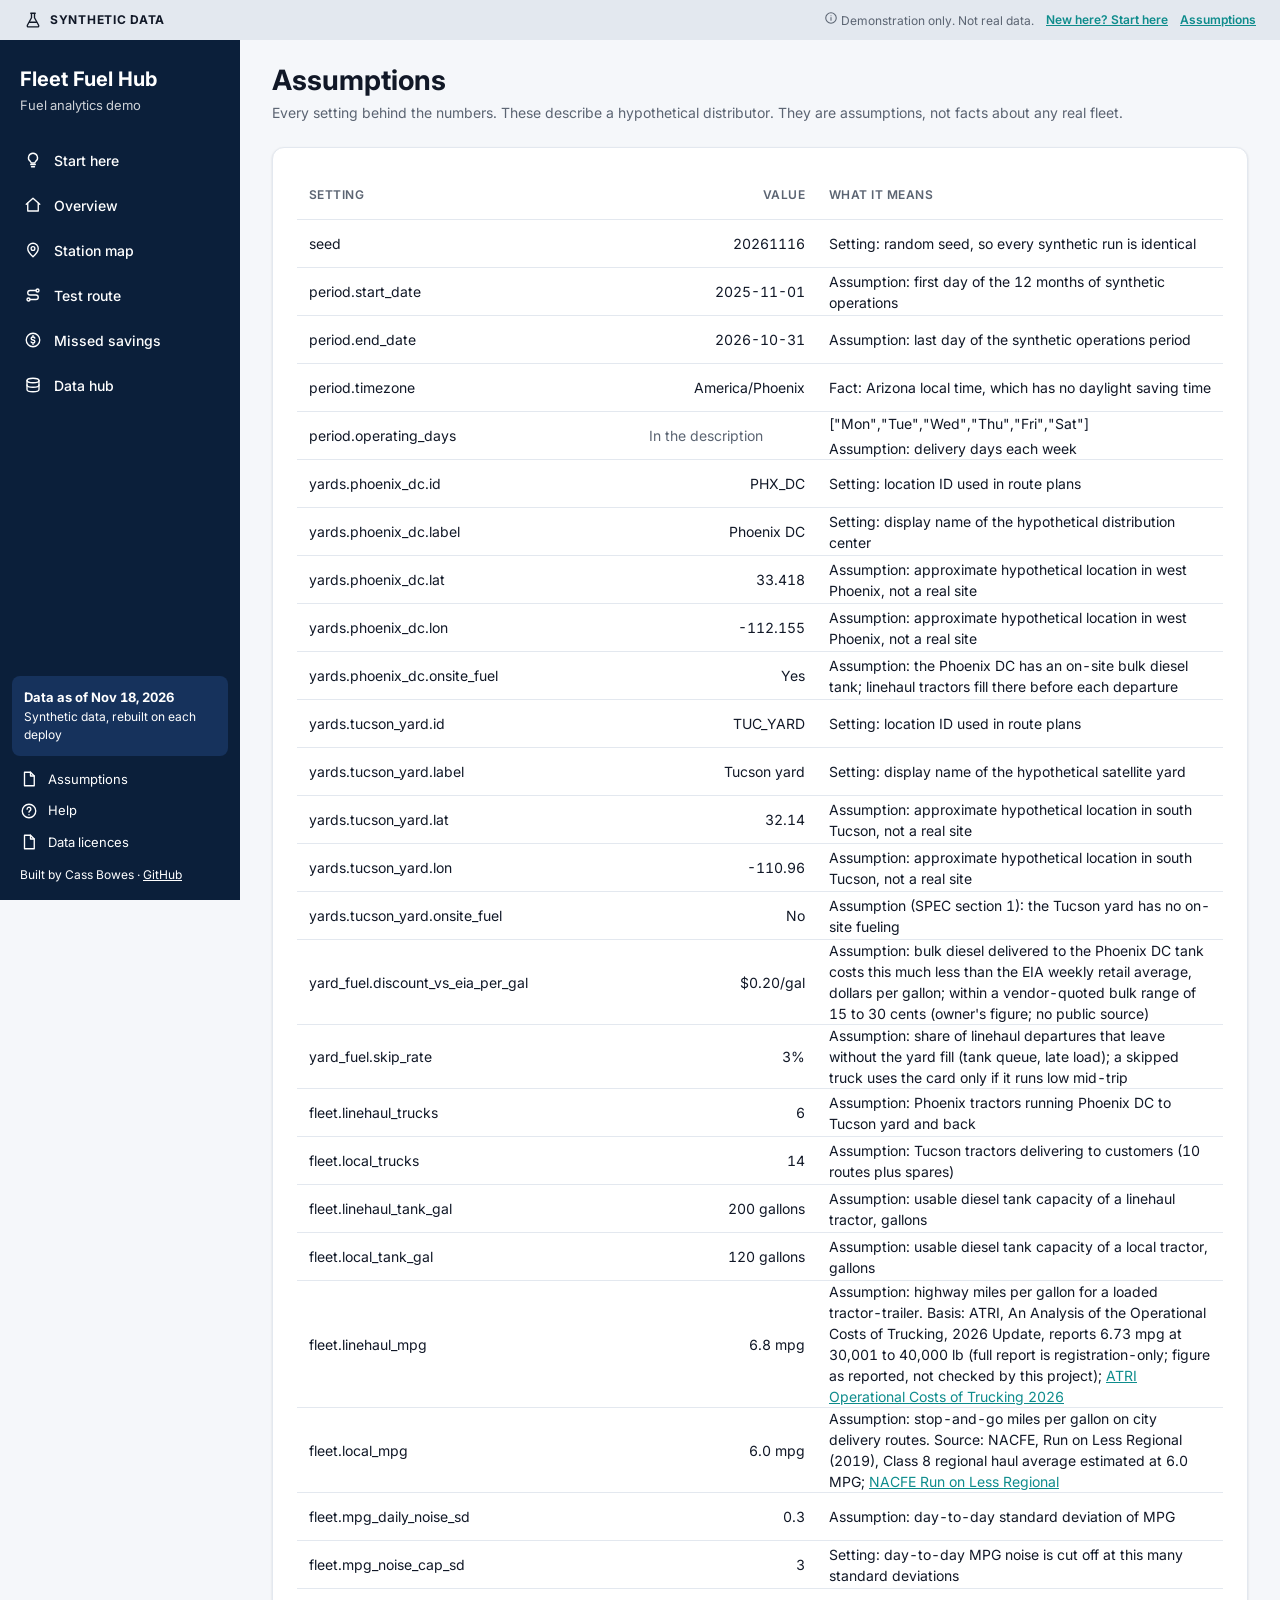
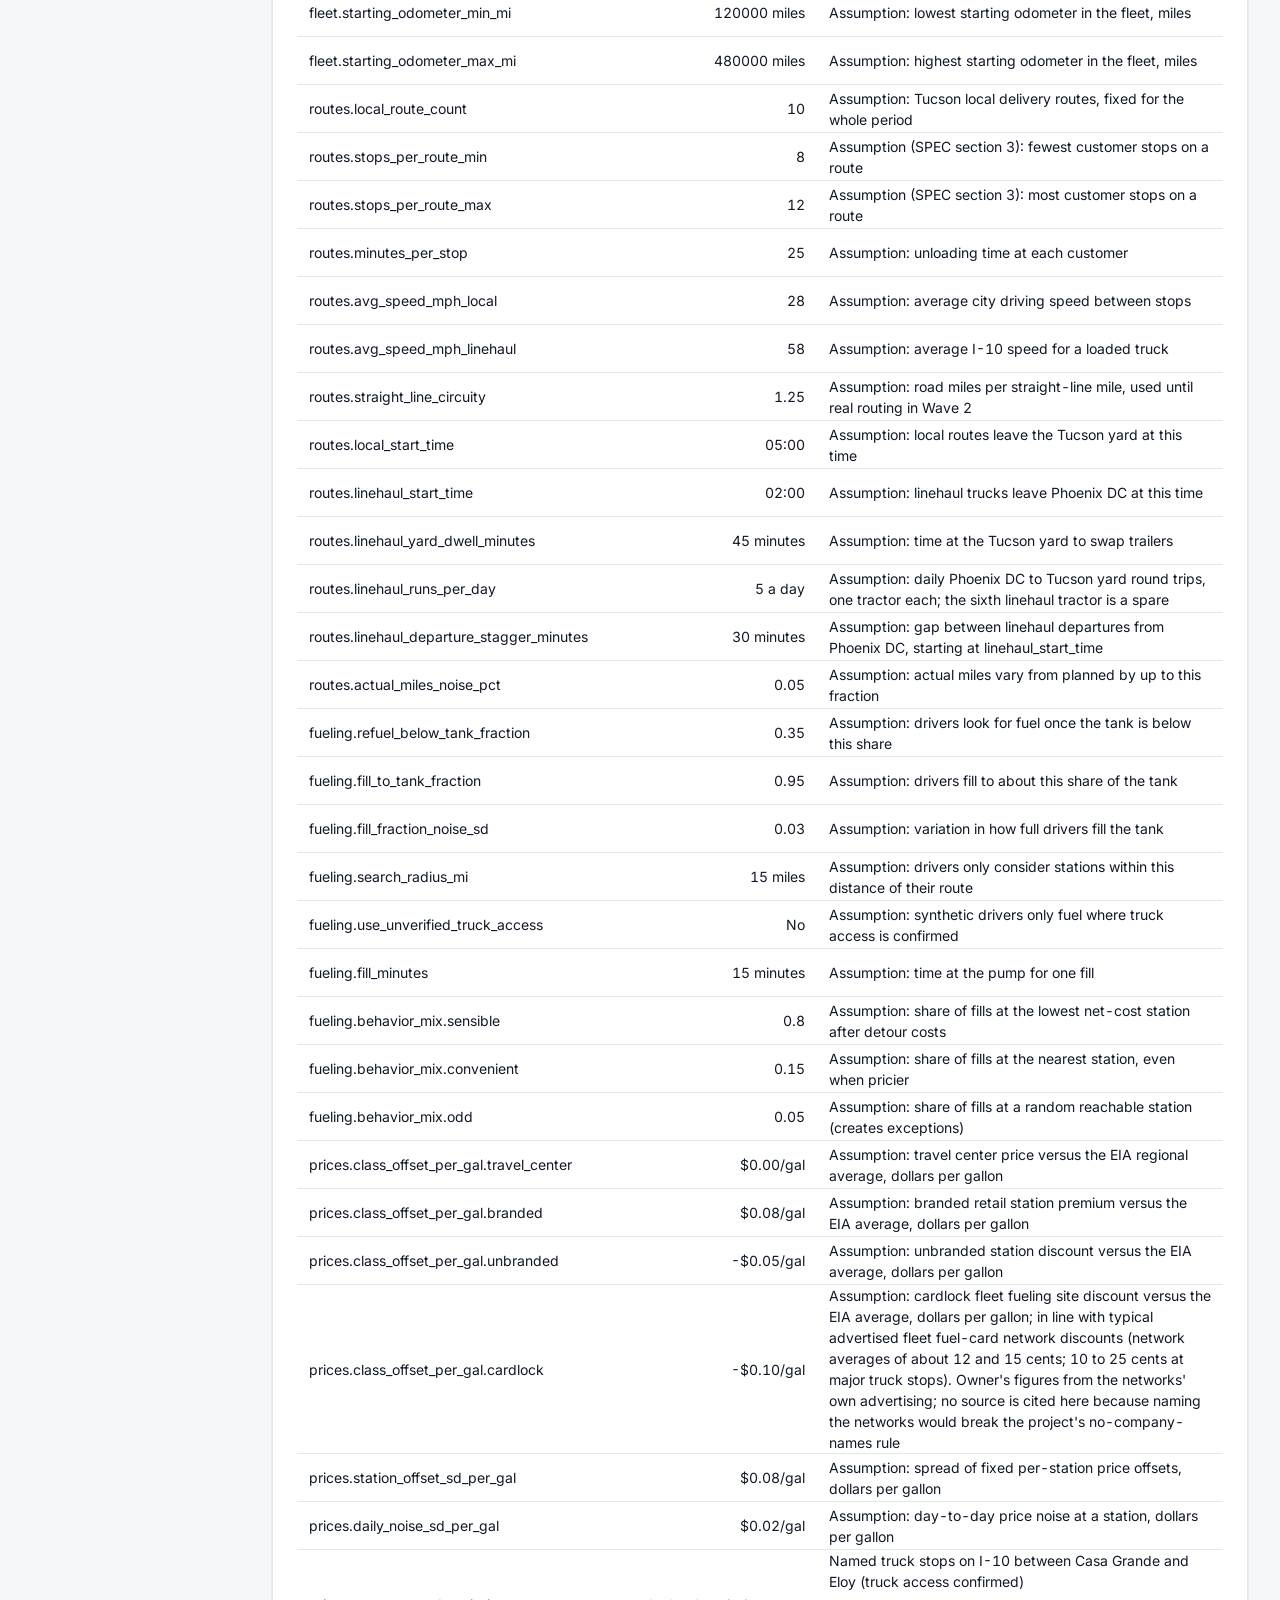
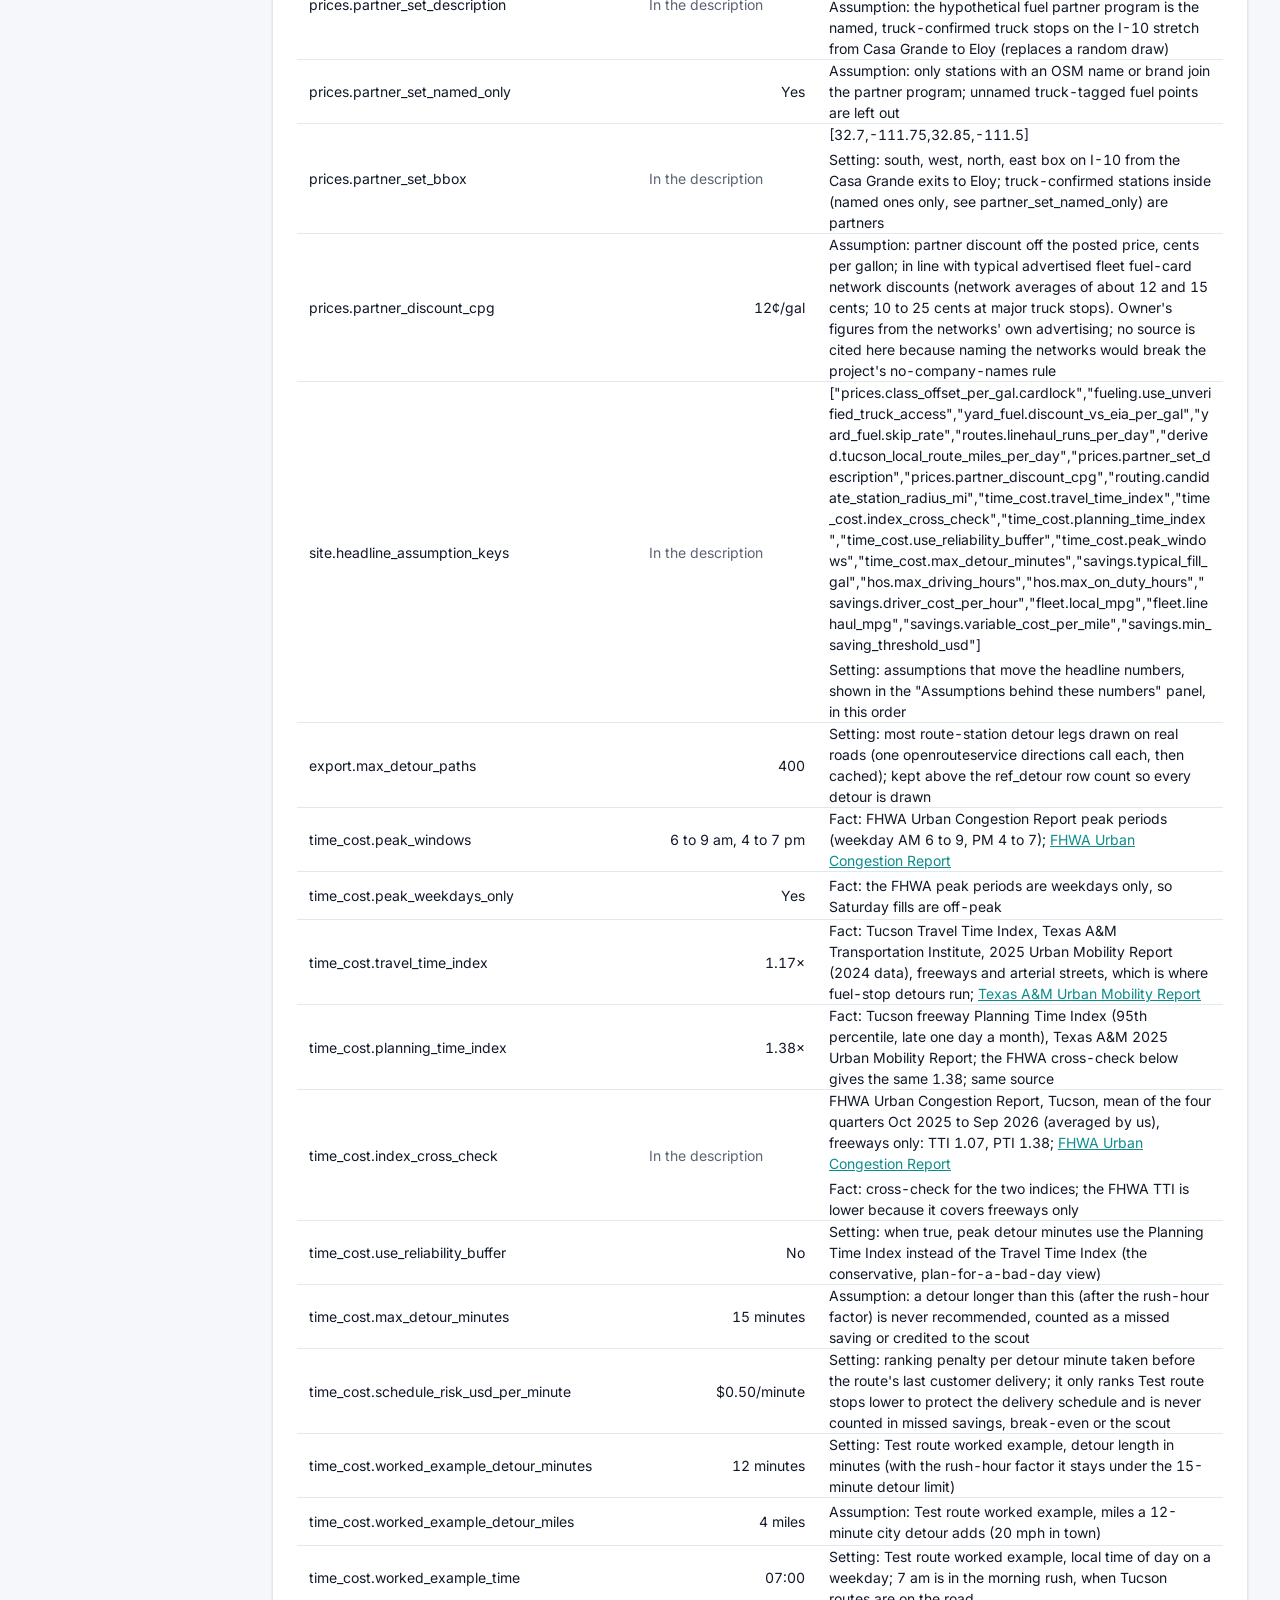
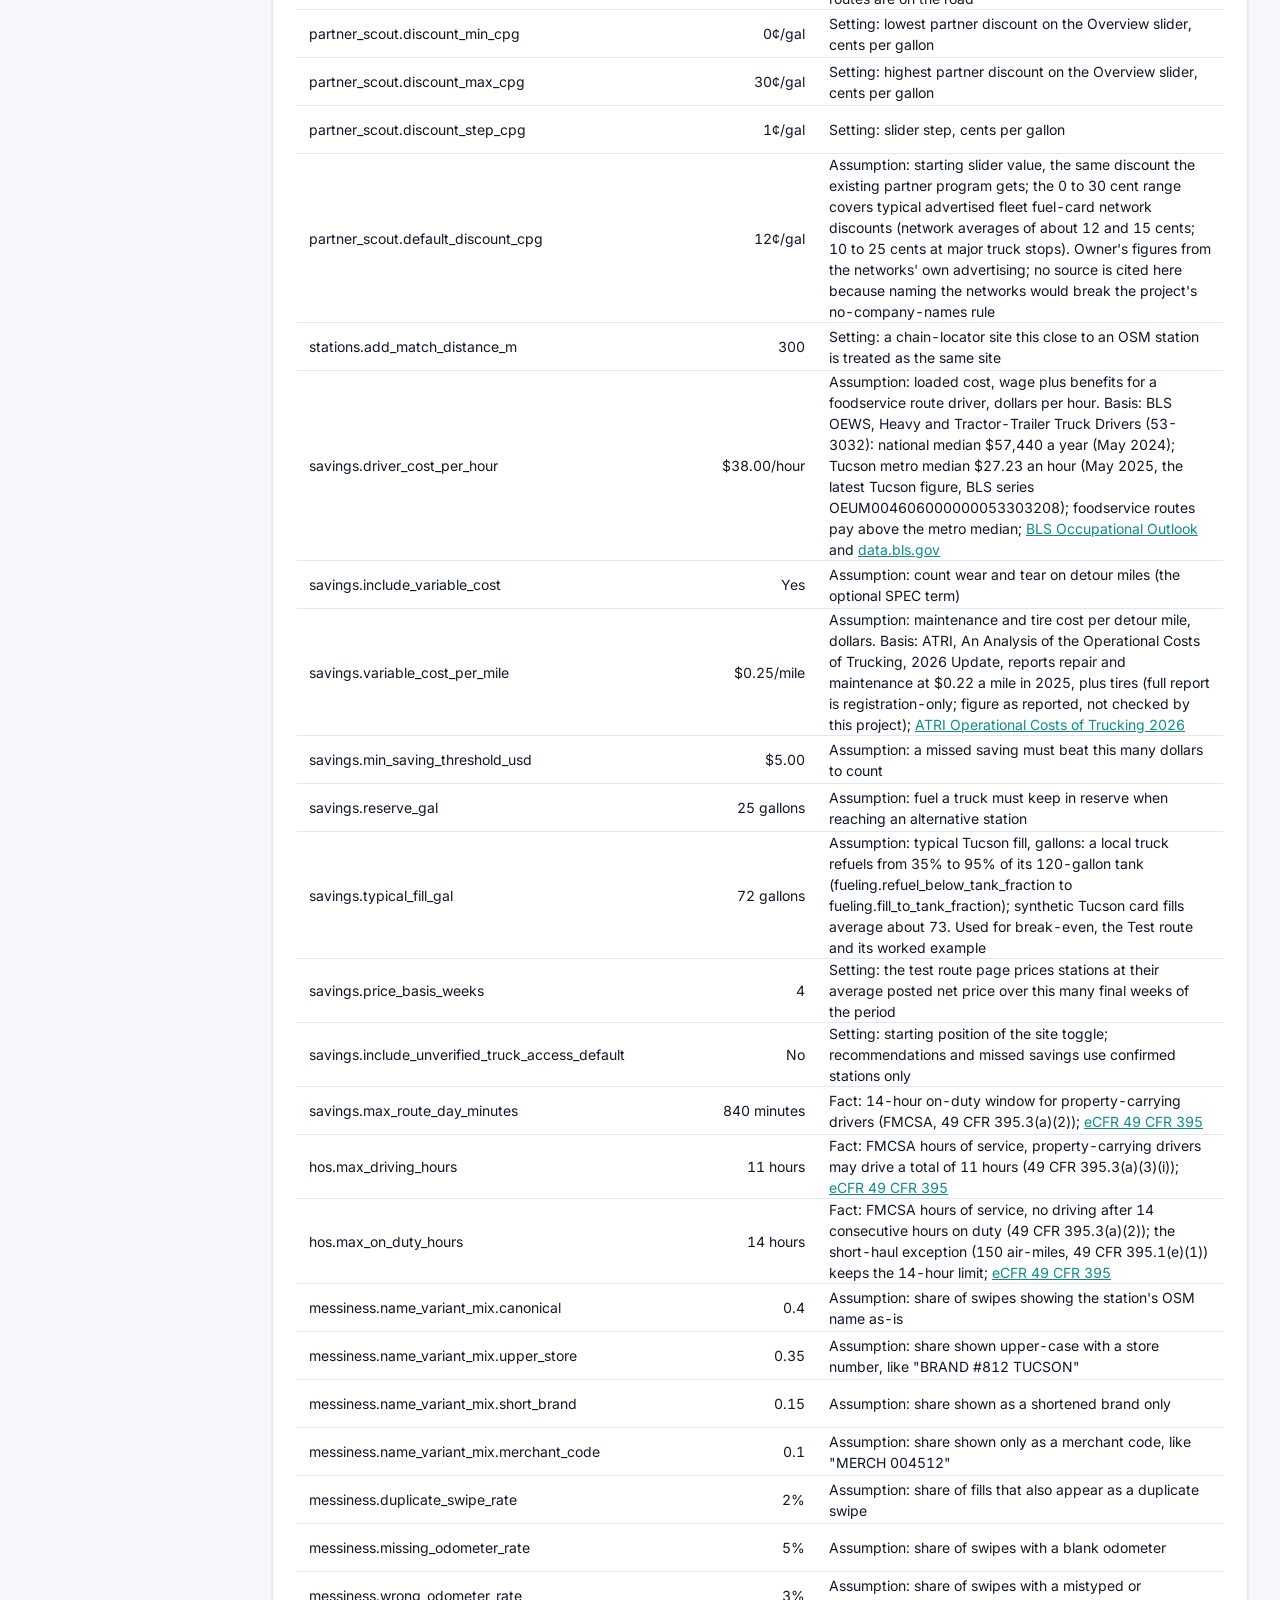
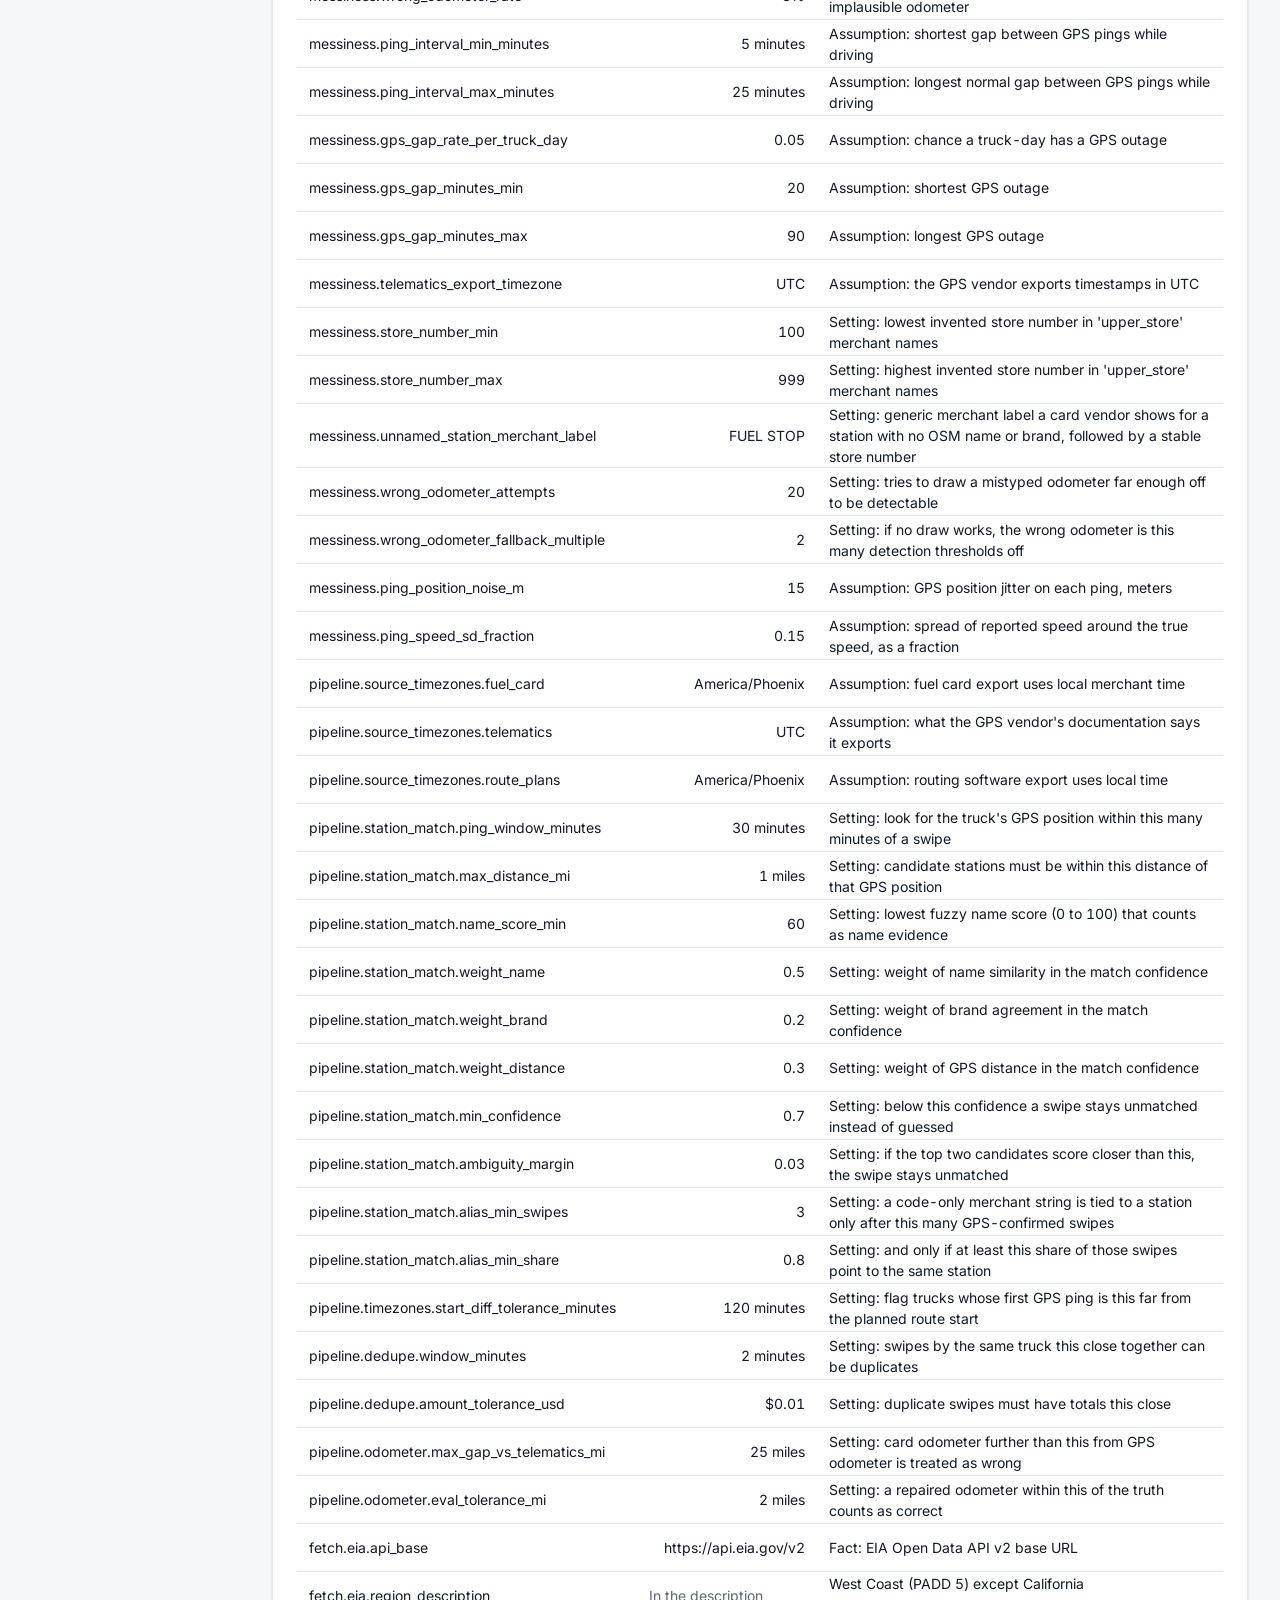
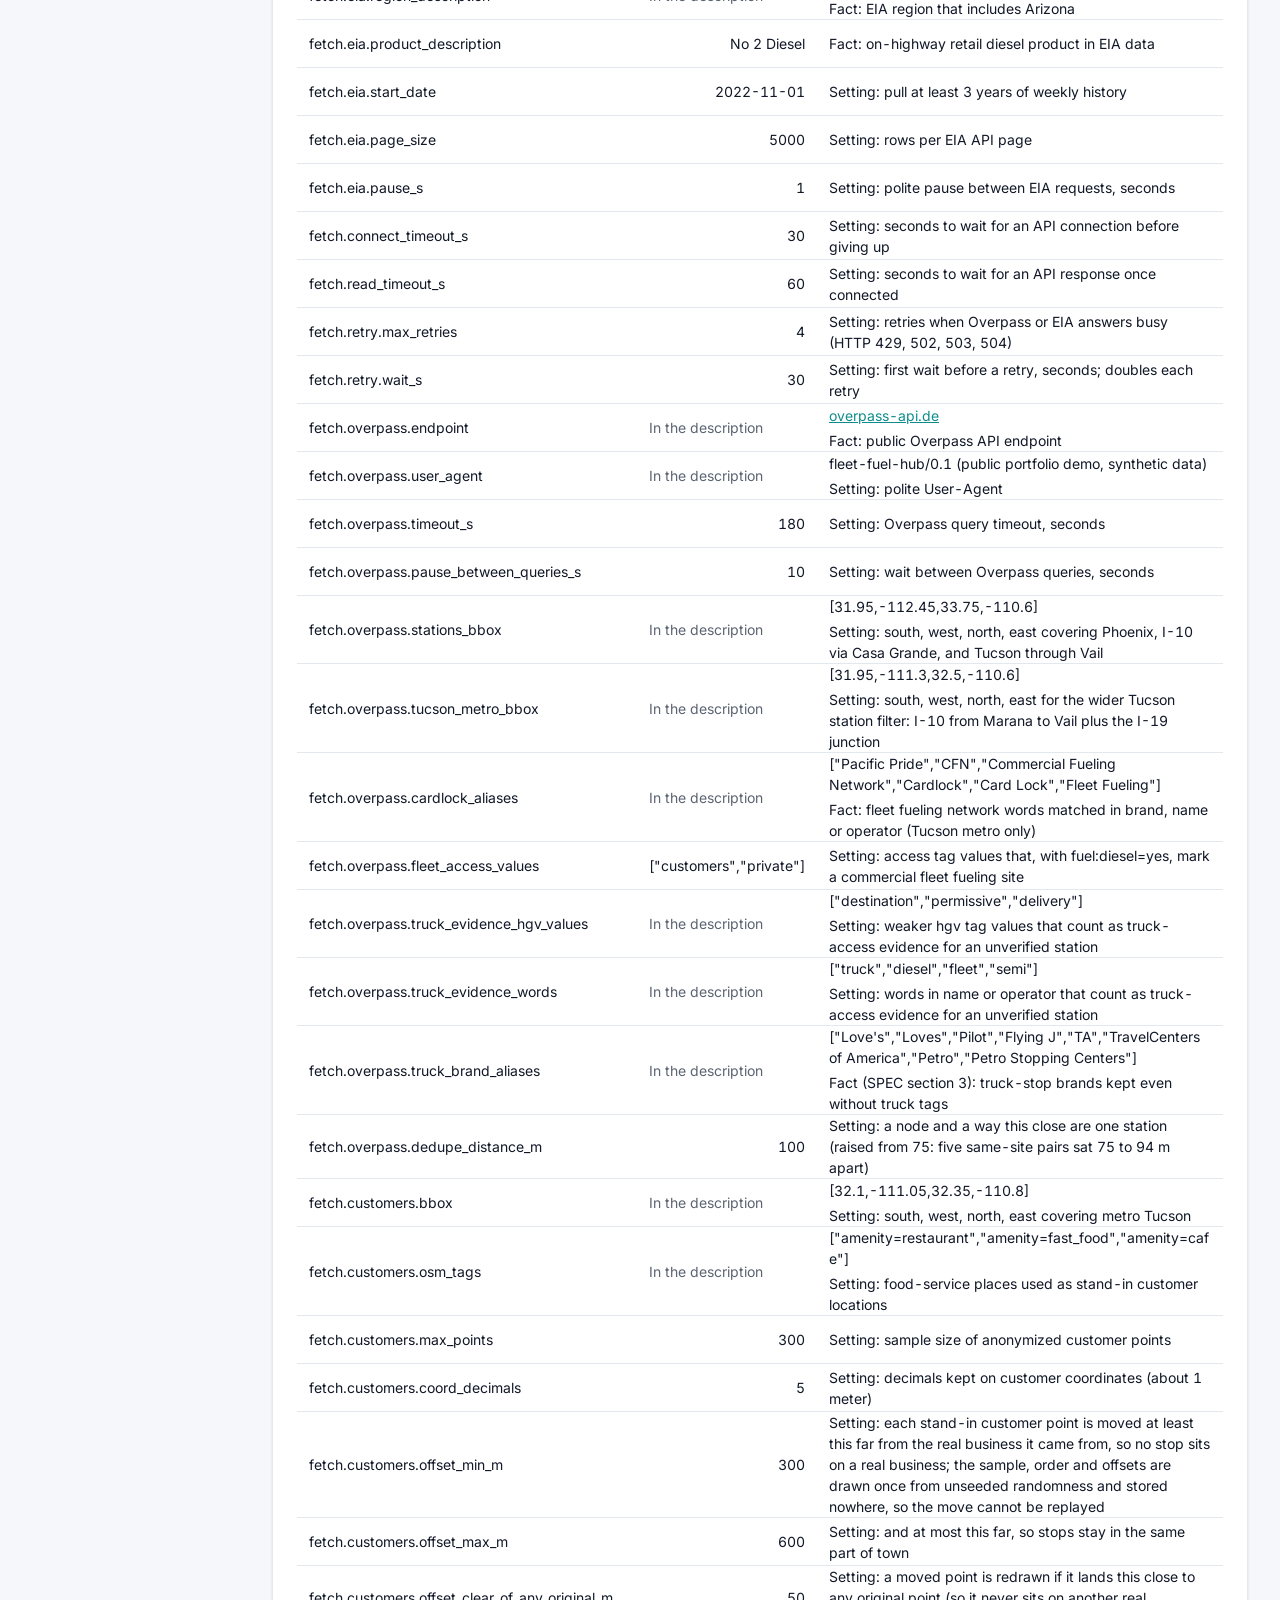
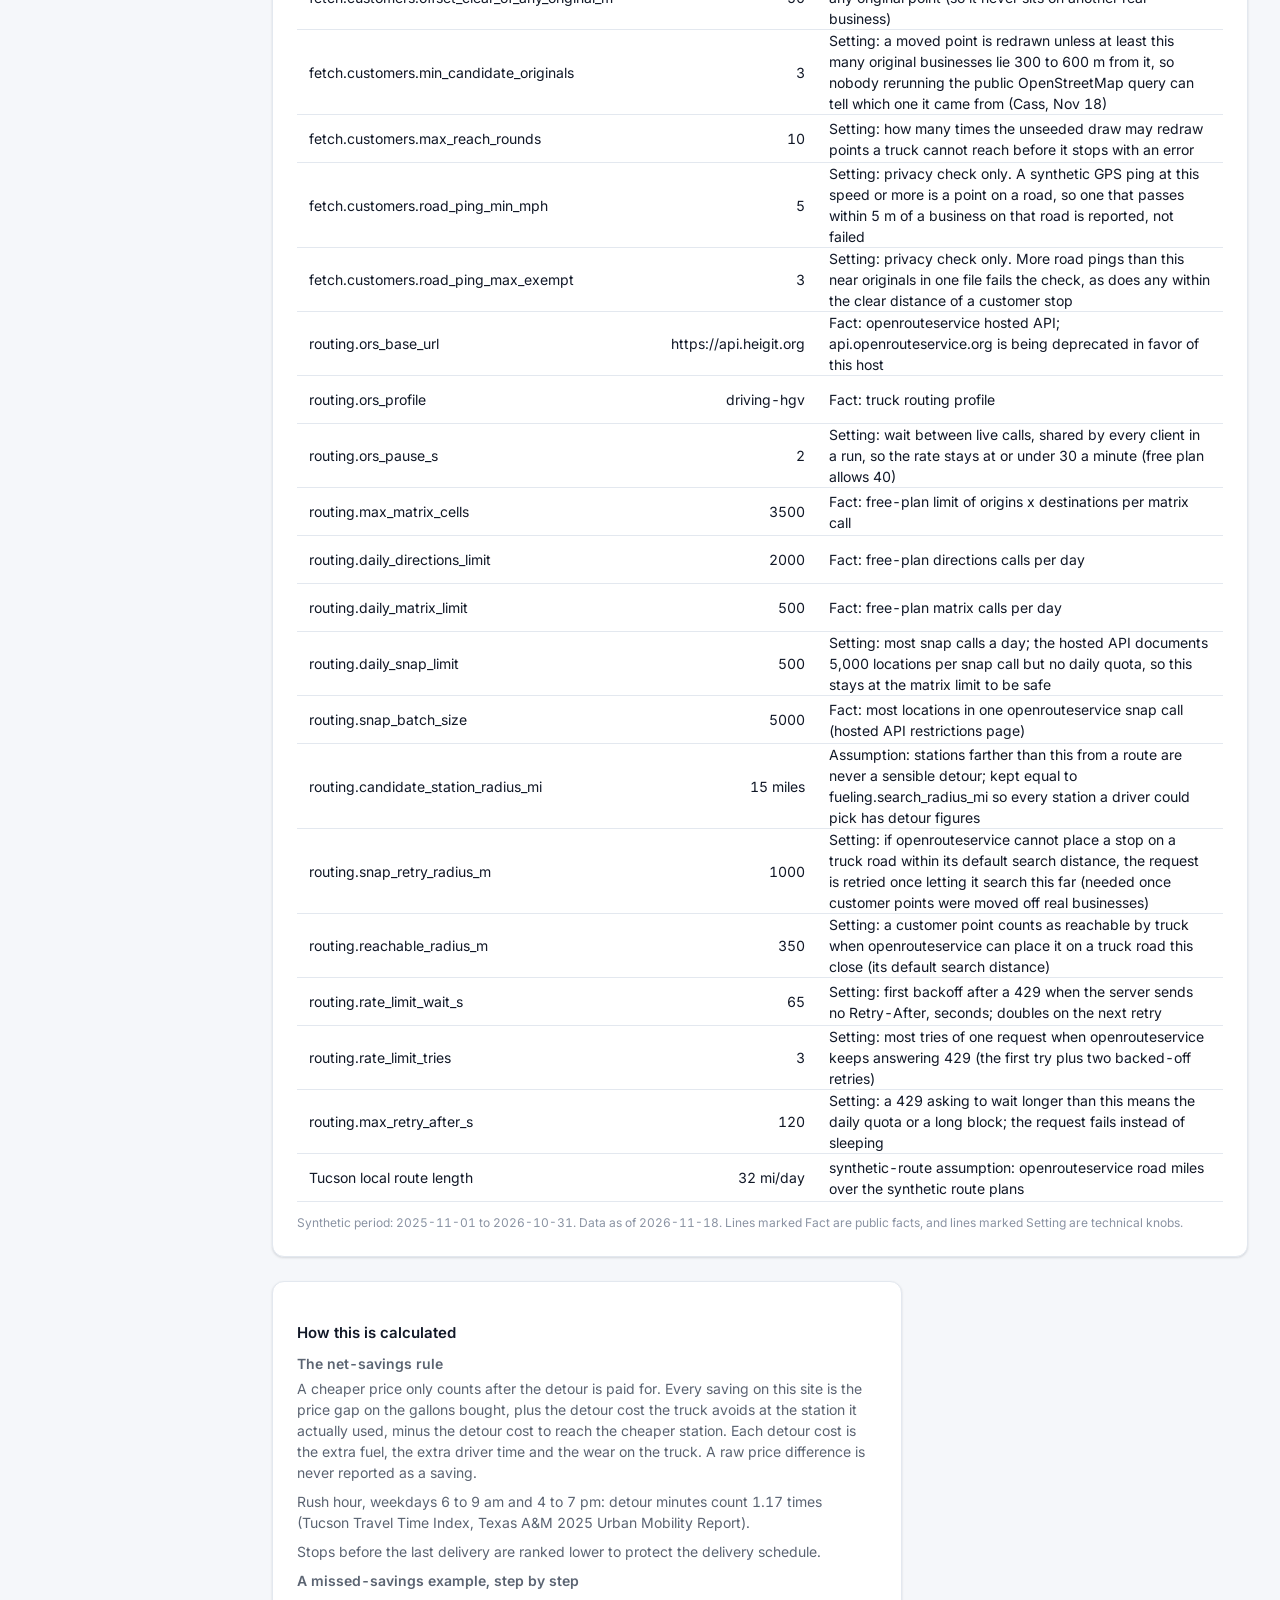
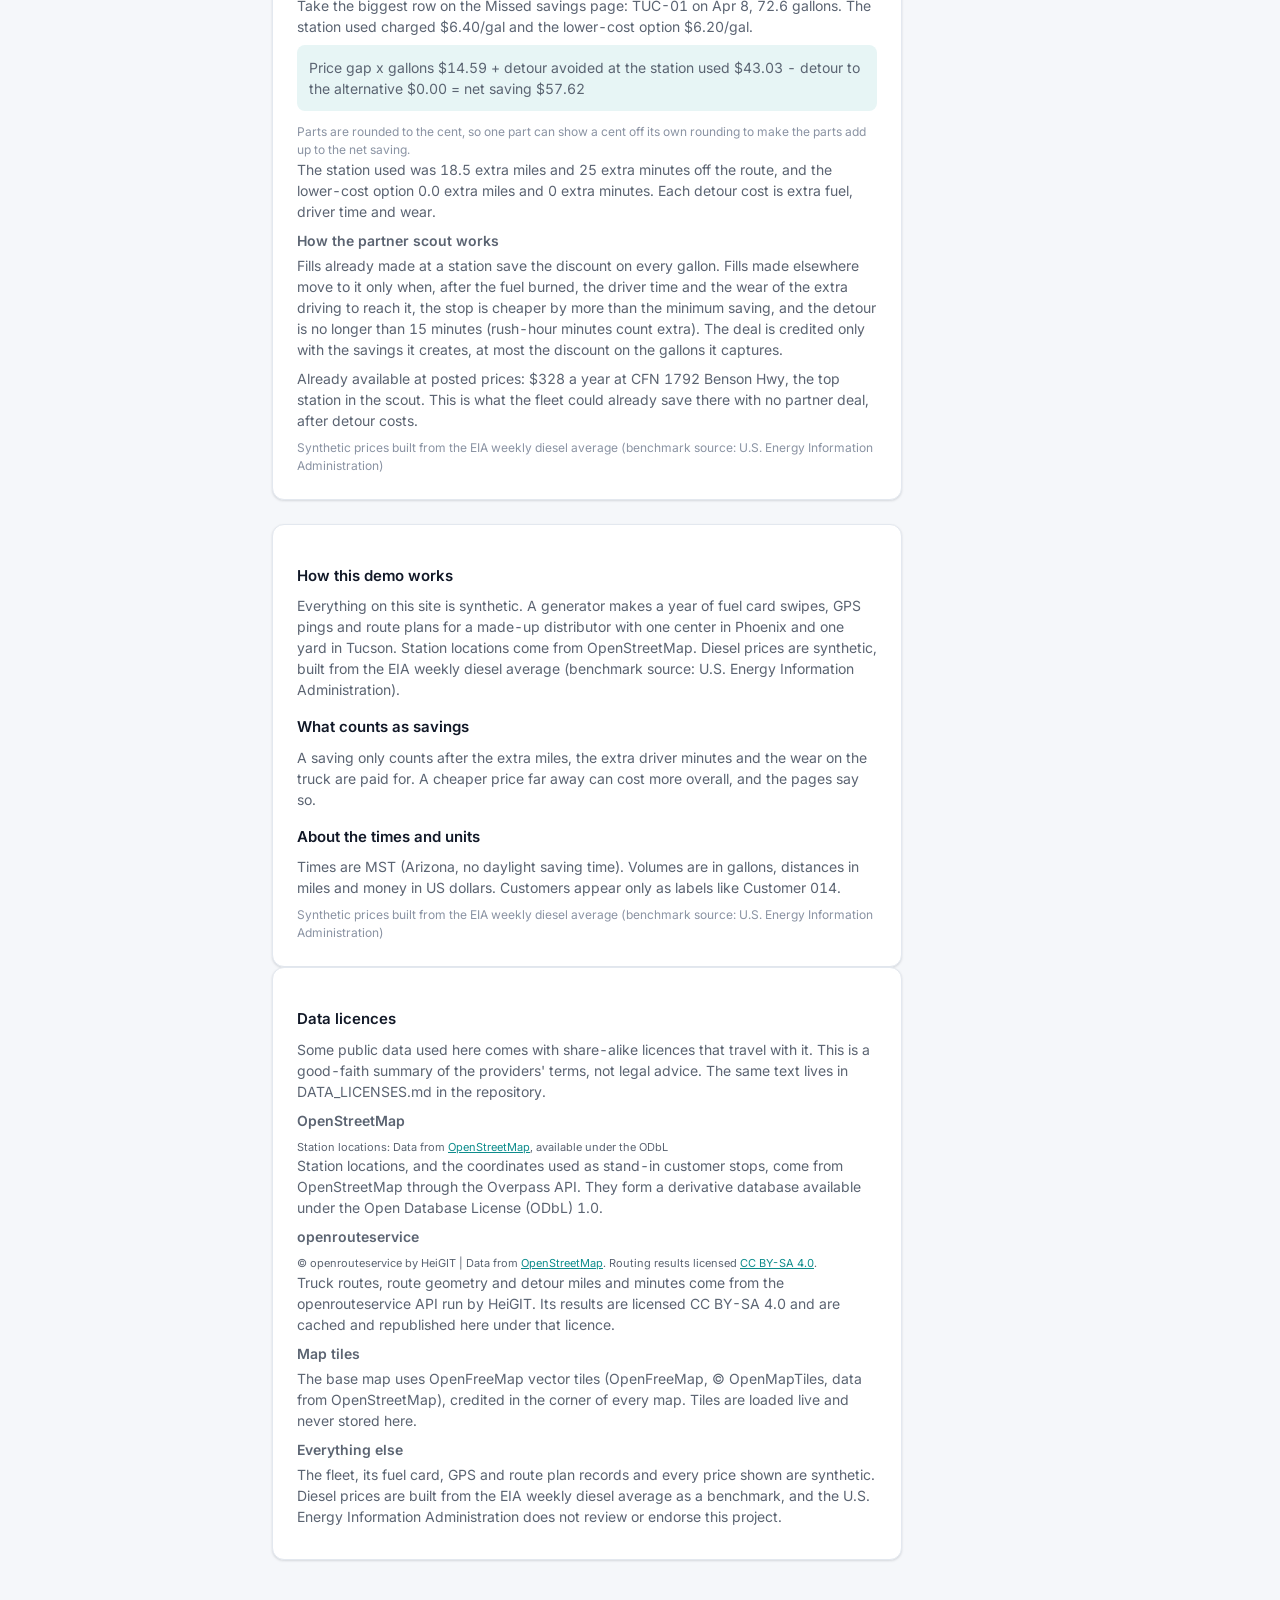
<file: site/assumptions.html>
<!doctype html>
<html lang="en">
<head>
<meta charset="utf-8"><meta name="build-version" content="d6d904e2b9ce">
<meta name="viewport" content="width=device-width, initial-scale=1">
<title>Assumptions | Fleet Fuel Hub</title>
<meta name="description" content="Every assumption behind the numbers.">
<link rel="preconnect" href="https://fonts.googleapis.com"><link rel="preconnect" href="https://fonts.gstatic.com" crossorigin>
<link rel="stylesheet" href="https://fonts.googleapis.com/css2?family=Inter:wght@400;500;600;700;800&display=swap">
<link rel="stylesheet" href="css/tokens.css?v=d6d904e2b9ce">
<link rel="stylesheet" href="css/app.css?v=d6d904e2b9ce">
<link rel="stylesheet" href="css/extra.css?v=d6d904e2b9ce">

</head>
<body>
<svg class="sprite" aria-hidden="true" focusable="false"><defs><symbol id="i-home" viewBox="0 0 24 24"><path d="M3 11l9-8 9 8"/><path d="M5 9.5V20h14V9.5"/></symbol><symbol id="i-pin" viewBox="0 0 24 24"><path d="M12 21s-7-6.2-7-11a7 7 0 0114 0c0 4.8-7 11-7 11z"/><circle cx="12" cy="10" r="2.5"/></symbol><symbol id="i-route" viewBox="0 0 24 24"><circle cx="6" cy="18" r="2"/><circle cx="18" cy="6" r="2"/><path d="M8 18h8a3 3 0 000-6H8a3 3 0 010-6h8"/></symbol><symbol id="i-dollar" viewBox="0 0 24 24"><circle cx="12" cy="12" r="9"/><path d="M14.5 9.5c-.5-1-1.5-1.5-2.5-1.5-1.5 0-2.5.8-2.5 2s1 1.7 2.5 2 2.5.8 2.5 2-1 2-2.5 2c-1 0-2-.5-2.5-1.5M12 6v2M12 16v2"/></symbol><symbol id="i-db" viewBox="0 0 24 24"><ellipse cx="12" cy="6" rx="8" ry="3"/><path d="M4 6v12c0 1.7 3.6 3 8 3s8-1.3 8-3V6"/><path d="M4 12c0 1.7 3.6 3 8 3s8-1.3 8-3"/></symbol><symbol id="i-flask" viewBox="0 0 24 24"><path d="M9 3h6M10 3v6L4.5 19a1.5 1.5 0 001.3 2.2h12.4a1.5 1.5 0 001.3-2.2L14 9V3"/><path d="M7.5 15h9"/></symbol><symbol id="i-info" viewBox="0 0 24 24"><circle cx="12" cy="12" r="9"/><path d="M12 11v5M12 8h.01"/></symbol><symbol id="i-pump" viewBox="0 0 24 24"><path d="M4 21V5a2 2 0 012-2h6a2 2 0 012 2v16"/><path d="M3 21h12M6 8h6"/><path d="M14 9h2a2 2 0 012 2v5a1.5 1.5 0 003 0V8l-3-3"/></symbol><symbol id="i-download" viewBox="0 0 24 24"><path d="M12 4v10M8 10l4 4 4-4M5 19h14"/></symbol><symbol id="i-chevron" viewBox="0 0 24 24"><path d="M6 9l6 6 6-6"/></symbol><symbol id="i-x" viewBox="0 0 24 24"><path d="M6 6l12 12M18 6L6 18"/></symbol><symbol id="i-check" viewBox="0 0 24 24"><circle cx="12" cy="12" r="9"/><path d="M8 12.5l3 3 5-6"/></symbol><symbol id="i-bulb" viewBox="0 0 24 24"><path d="M9 18h6M10 21h4"/><path d="M12 3a6 6 0 00-3.5 10.900c.6.5 1 1.200 1 2.100h5c0-.9.4-1.600 1-2.100A6 6 0 0012 3z"/></symbol><symbol id="i-plus" viewBox="0 0 24 24"><circle cx="12" cy="12" r="9"/><path d="M12 8v8M8 12h8"/></symbol><symbol id="i-help" viewBox="0 0 24 24"><circle cx="12" cy="12" r="9"/><path d="M9.500 9.500a2.500 2.500 0 114 2c-.9.6-1.500 1-1.500 2M12 17h.01"/></symbol><symbol id="i-pie" viewBox="0 0 24 24"><path d="M12 3v9h9"/><circle cx="12" cy="12" r="9"/></symbol><symbol id="i-alert" viewBox="0 0 24 24"><path d="M12 3l10 18H2L12 3z"/><path d="M12 10v5M12 18h.01"/></symbol><symbol id="i-file" viewBox="0 0 24 24"><path d="M6 3h8l5 5v13H6z"/><path d="M14 3v5h5"/></symbol><symbol id="i-arrow" viewBox="0 0 24 24"><path d="M5 12h14M13 6l6 6-6 6"/></symbol><symbol id="i-sort" viewBox="0 0 24 24"><path d="M8 9l4-4 4 4M8 15l4 4 4-4"/></symbol><symbol id="i-left" viewBox="0 0 24 24"><path d="M15 6l-6 6 6 6"/></symbol><symbol id="i-right" viewBox="0 0 24 24"><path d="M9 6l6 6-6 6"/></symbol><symbol id="i-gauge" viewBox="0 0 24 24"><path d="M4 18a9 9 0 1116 0"/><path d="M12 14l4-5"/></symbol></defs></svg>
<div class="strip" role="note">
<span class="chip-syn"><svg class="ic" aria-hidden="true"><use href="#i-flask"/></svg> SYNTHETIC DATA</span>
<span class="right"><span class="note"><svg class="ic sm" aria-hidden="true"><use href="#i-info"/></svg> Demonstration only. Not real data.</span><a href="guide.html">New here? Start here</a><a href="assumptions.html">Assumptions</a></span>
</div>
<aside class="sidebar">
<div class="brand"><strong>Fleet Fuel Hub</strong><span>Fuel analytics demo</span></div>
<nav aria-label="Main">
<a href="guide.html"><svg class="ic" aria-hidden="true"><use href="#i-bulb"/></svg> Start here</a>
<a href="index.html"><svg class="ic" aria-hidden="true"><use href="#i-home"/></svg> Overview</a>
<a href="map.html"><svg class="ic" aria-hidden="true"><use href="#i-pin"/></svg> Station map</a>
<a href="route.html"><svg class="ic" aria-hidden="true"><use href="#i-route"/></svg> Test route</a>
<a href="missed.html"><svg class="ic" aria-hidden="true"><use href="#i-dollar"/></svg> Missed savings</a>
<a href="hub.html"><svg class="ic" aria-hidden="true"><use href="#i-db"/></svg> Data hub</a>
</nav>
<div class="side-foot">
<div class="asof"><b>Data as of <span id="asof">...</span></b>Synthetic data, rebuilt on each deploy</div>
<div class="side-links"><a href="assumptions.html" aria-current="page"><svg class="ic" aria-hidden="true"><use href="#i-file"/></svg> Assumptions</a><a href="assumptions.html#help"><svg class="ic" aria-hidden="true"><use href="#i-help"/></svg> Help</a><a href="assumptions.html#licences"><svg class="ic" aria-hidden="true"><use href="#i-file"/></svg> Data licences</a></div>
<div class="credit">Built by Cass Bowes · <a href="https://github.com/bowesie92" rel="noopener">GitHub</a></div>
</div>
</aside>
<nav class="tabbar" aria-label="Main (mobile)">
<a href="index.html"><svg class="ic" aria-hidden="true"><use href="#i-home"/></svg><span>Overview</span></a>
<a href="map.html"><svg class="ic" aria-hidden="true"><use href="#i-pin"/></svg><span>Map</span></a>
<a href="route.html"><svg class="ic" aria-hidden="true"><use href="#i-route"/></svg><span>Route</span></a>
<a href="missed.html"><svg class="ic" aria-hidden="true"><use href="#i-dollar"/></svg><span>Savings</span></a>
<a href="hub.html"><svg class="ic" aria-hidden="true"><use href="#i-db"/></svg><span>Hub</span></a>
</nav>
<div class="content">
<main class="page">
<header class="page-head"><div><h1>Assumptions</h1><p class="sub">Every setting behind the numbers. These describe a hypothetical distributor. They are assumptions, not facts about any real fleet.</p></div><div class="controls"></div></header>
<div id="status" class="status" hidden></div>
<section class="card" style="margin-bottom:24px"><div class="tablewrap"><table id="assumptions"></table></div>
<p class="foot" id="period">Lines marked Fact are public facts, and lines marked Setting are technical knobs.</p></section>
<section class="card prose" id="how" style="margin-bottom:24px"><h2>How this is calculated</h2>
<h3>The net-savings rule</h3>
<p>A cheaper price only counts after the detour is paid for. Every saving on this site is the price gap on the gallons bought, plus the detour cost the truck avoids at the station it actually used, minus the detour cost to reach the cheaper station. Each detour cost is the extra fuel, the extra driver time and the wear on the truck. A raw price difference is never reported as a saving.</p>
<div id="how-notes"></div>
<h3>A missed-savings example, step by step</h3>
<div id="how-missed"><p class="foot">The example loads from the missed savings data.</p></div>
<h3>How the partner scout works</h3>
<div id="how-scout"><p class="foot">The scout method loads from the partner scout data.</p></div>
<p class="foot eia-note">Synthetic prices built from the EIA weekly diesel average (benchmark source: U.S. Energy Information Administration)</p></section>
<section class="card prose" id="help"><h2>How this demo works</h2>
<p>Everything on this site is synthetic. A generator makes a year of fuel card swipes, GPS pings and route plans for a made-up distributor with one center in Phoenix and one yard in Tucson. Station locations come from OpenStreetMap. Diesel prices are synthetic, built from the EIA weekly diesel average (benchmark source: U.S. Energy Information Administration).</p>
<h2>What counts as savings</h2>
<p>A saving only counts after the extra miles, the extra driver minutes and the wear on the truck are paid for. A cheaper price far away can cost more overall, and the pages say so.</p>
<h2>About the times and units</h2>
<p>Times are MST (Arizona, no daylight saving time). Volumes are in gallons, distances in miles and money in US dollars. Customers appear only as labels like Customer 014.</p>
<p class="foot eia-note">Synthetic prices built from the EIA weekly diesel average (benchmark source: U.S. Energy Information Administration)</p></section>
<section class="card prose" id="licences"><h2>Data licences</h2>
<p>Some public data used here comes with share-alike licences that travel with it. This is a good-faith summary of the providers' terms, not legal advice. The same text lives in DATA_LICENSES.md in the repository.</p>
<h3>OpenStreetMap</h3>
<p class="foot attrib odbl">Station locations: Data from <a href="https://www.openstreetmap.org/copyright" rel="noopener">OpenStreetMap</a>, available under the ODbL</p>
<p>Station locations, and the coordinates used as stand-in customer stops, come from OpenStreetMap through the Overpass API. They form a derivative database available under the Open Database License (ODbL) 1.0.</p>
<h3>openrouteservice</h3>
<p class="foot attrib ors">© openrouteservice by HeiGIT | Data from <a href="https://www.openstreetmap.org/copyright" rel="noopener">OpenStreetMap</a>. Routing results licensed <a href="https://creativecommons.org/licenses/by-sa/4.0/" rel="noopener">CC BY-SA 4.0</a>.</p>
<p>Truck routes, route geometry and detour miles and minutes come from the openrouteservice API run by HeiGIT. Its results are licensed CC BY-SA 4.0 and are cached and republished here under that licence.</p>
<h3>Map tiles</h3>
<p>The base map uses OpenFreeMap vector tiles (OpenFreeMap, © OpenMapTiles, data from OpenStreetMap), credited in the corner of every map. Tiles are loaded live and never stored here.</p>
<h3>Everything else</h3>
<p>The fleet, its fuel card, GPS and route plan records and every price shown are synthetic. Diesel prices are built from the EIA weekly diesel average as a benchmark, and the U.S. Energy Information Administration does not review or endorse this project.</p></section>
</main>
</div>
<script src="js/common.js?v=d6d904e2b9ce"></script>
<script src="js/assumptions.js?v=d6d904e2b9ce"></script>
</body>
</html>
</file>
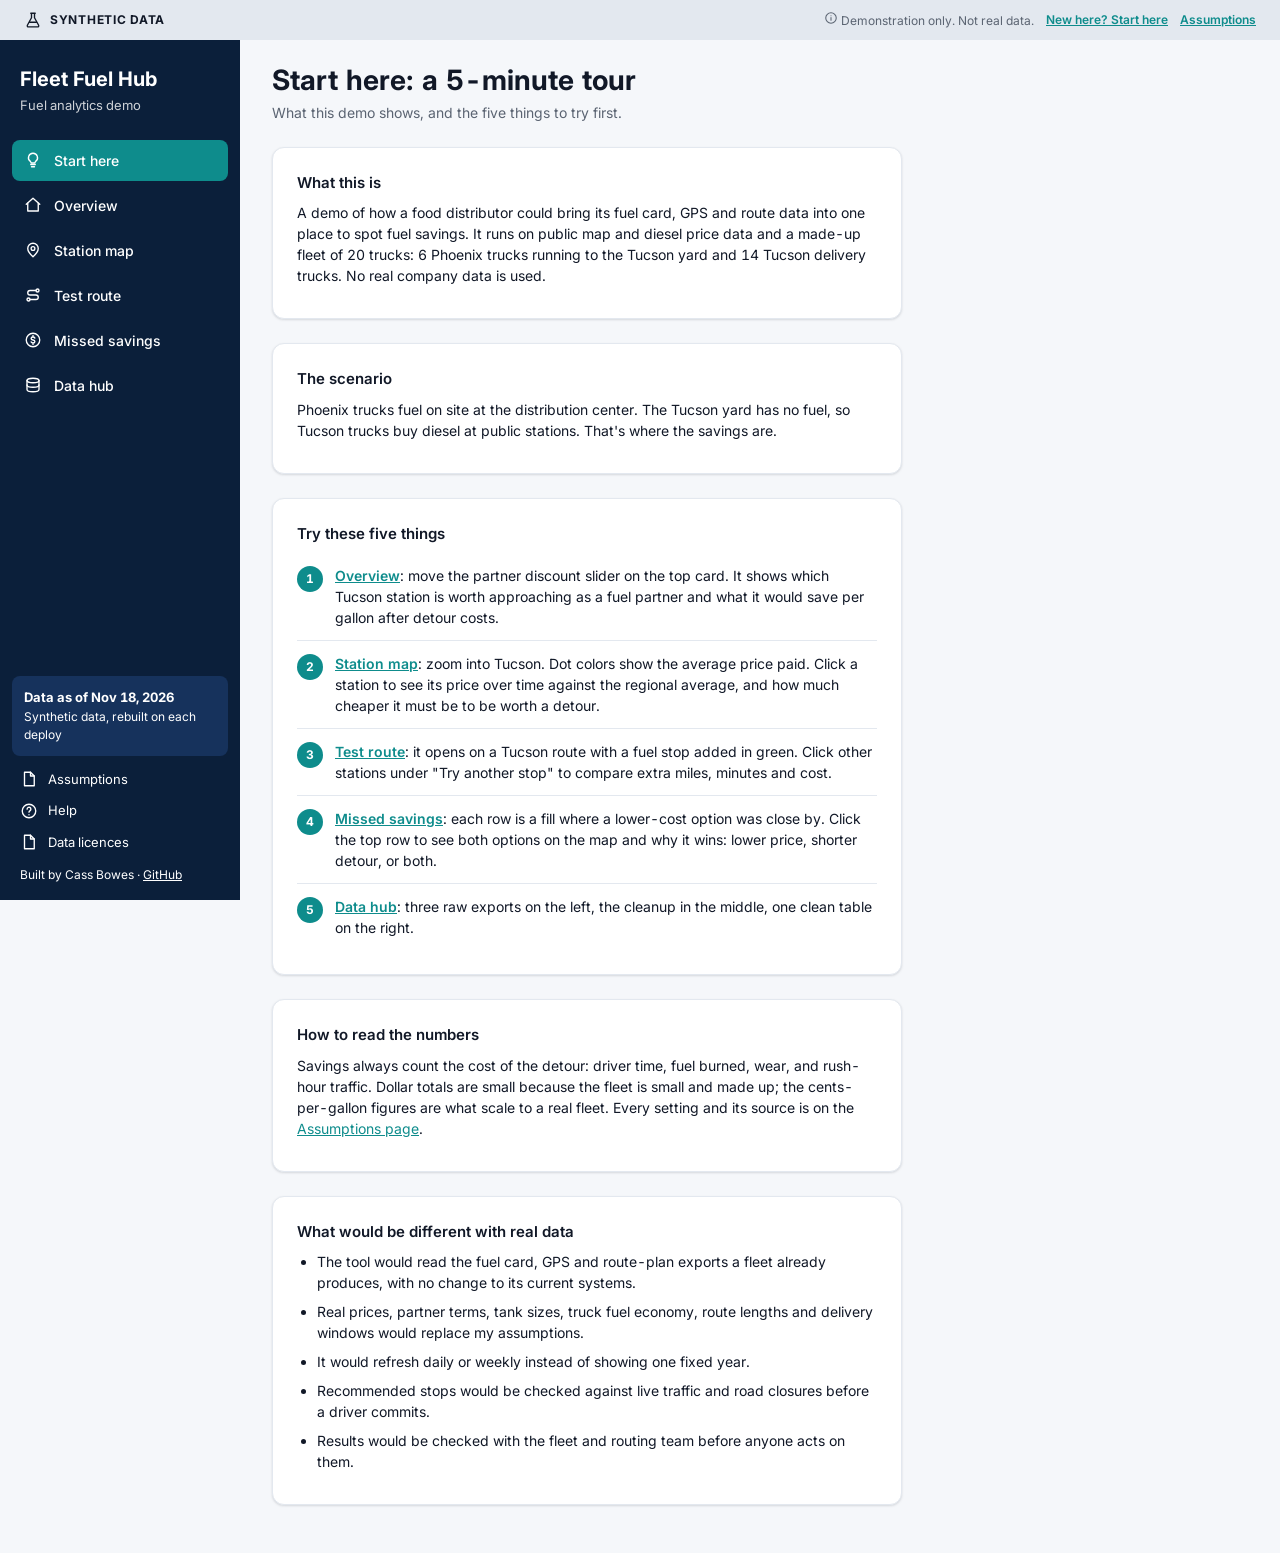
<file: site/guide.html>
<!doctype html>
<html lang="en">
<head>
<meta charset="utf-8"><meta name="build-version" content="d6d904e2b9ce">
<meta name="viewport" content="width=device-width, initial-scale=1">
<title>Start here | Fleet Fuel Hub</title>
<meta name="description" content="A 5-minute tour of the fleet fuel demo.">
<link rel="preconnect" href="https://fonts.googleapis.com"><link rel="preconnect" href="https://fonts.gstatic.com" crossorigin>
<link rel="stylesheet" href="https://fonts.googleapis.com/css2?family=Inter:wght@400;500;600;700;800&display=swap">
<link rel="stylesheet" href="css/tokens.css?v=d6d904e2b9ce">
<link rel="stylesheet" href="css/app.css?v=d6d904e2b9ce">
<link rel="stylesheet" href="css/extra.css?v=d6d904e2b9ce">

</head>
<body>
<svg class="sprite" aria-hidden="true" focusable="false"><defs><symbol id="i-home" viewBox="0 0 24 24"><path d="M3 11l9-8 9 8"/><path d="M5 9.5V20h14V9.5"/></symbol><symbol id="i-pin" viewBox="0 0 24 24"><path d="M12 21s-7-6.2-7-11a7 7 0 0114 0c0 4.8-7 11-7 11z"/><circle cx="12" cy="10" r="2.5"/></symbol><symbol id="i-route" viewBox="0 0 24 24"><circle cx="6" cy="18" r="2"/><circle cx="18" cy="6" r="2"/><path d="M8 18h8a3 3 0 000-6H8a3 3 0 010-6h8"/></symbol><symbol id="i-dollar" viewBox="0 0 24 24"><circle cx="12" cy="12" r="9"/><path d="M14.5 9.5c-.5-1-1.5-1.5-2.5-1.5-1.5 0-2.5.8-2.5 2s1 1.7 2.5 2 2.5.8 2.5 2-1 2-2.5 2c-1 0-2-.5-2.5-1.5M12 6v2M12 16v2"/></symbol><symbol id="i-db" viewBox="0 0 24 24"><ellipse cx="12" cy="6" rx="8" ry="3"/><path d="M4 6v12c0 1.7 3.6 3 8 3s8-1.3 8-3V6"/><path d="M4 12c0 1.7 3.6 3 8 3s8-1.3 8-3"/></symbol><symbol id="i-flask" viewBox="0 0 24 24"><path d="M9 3h6M10 3v6L4.5 19a1.5 1.5 0 001.3 2.2h12.4a1.5 1.5 0 001.3-2.2L14 9V3"/><path d="M7.5 15h9"/></symbol><symbol id="i-info" viewBox="0 0 24 24"><circle cx="12" cy="12" r="9"/><path d="M12 11v5M12 8h.01"/></symbol><symbol id="i-pump" viewBox="0 0 24 24"><path d="M4 21V5a2 2 0 012-2h6a2 2 0 012 2v16"/><path d="M3 21h12M6 8h6"/><path d="M14 9h2a2 2 0 012 2v5a1.5 1.5 0 003 0V8l-3-3"/></symbol><symbol id="i-download" viewBox="0 0 24 24"><path d="M12 4v10M8 10l4 4 4-4M5 19h14"/></symbol><symbol id="i-chevron" viewBox="0 0 24 24"><path d="M6 9l6 6 6-6"/></symbol><symbol id="i-x" viewBox="0 0 24 24"><path d="M6 6l12 12M18 6L6 18"/></symbol><symbol id="i-check" viewBox="0 0 24 24"><circle cx="12" cy="12" r="9"/><path d="M8 12.5l3 3 5-6"/></symbol><symbol id="i-bulb" viewBox="0 0 24 24"><path d="M9 18h6M10 21h4"/><path d="M12 3a6 6 0 00-3.5 10.900c.6.5 1 1.200 1 2.100h5c0-.9.4-1.600 1-2.100A6 6 0 0012 3z"/></symbol><symbol id="i-plus" viewBox="0 0 24 24"><circle cx="12" cy="12" r="9"/><path d="M12 8v8M8 12h8"/></symbol><symbol id="i-help" viewBox="0 0 24 24"><circle cx="12" cy="12" r="9"/><path d="M9.500 9.500a2.500 2.500 0 114 2c-.9.6-1.500 1-1.500 2M12 17h.01"/></symbol><symbol id="i-pie" viewBox="0 0 24 24"><path d="M12 3v9h9"/><circle cx="12" cy="12" r="9"/></symbol><symbol id="i-alert" viewBox="0 0 24 24"><path d="M12 3l10 18H2L12 3z"/><path d="M12 10v5M12 18h.01"/></symbol><symbol id="i-file" viewBox="0 0 24 24"><path d="M6 3h8l5 5v13H6z"/><path d="M14 3v5h5"/></symbol><symbol id="i-arrow" viewBox="0 0 24 24"><path d="M5 12h14M13 6l6 6-6 6"/></symbol><symbol id="i-sort" viewBox="0 0 24 24"><path d="M8 9l4-4 4 4M8 15l4 4 4-4"/></symbol><symbol id="i-left" viewBox="0 0 24 24"><path d="M15 6l-6 6 6 6"/></symbol><symbol id="i-right" viewBox="0 0 24 24"><path d="M9 6l6 6-6 6"/></symbol><symbol id="i-gauge" viewBox="0 0 24 24"><path d="M4 18a9 9 0 1116 0"/><path d="M12 14l4-5"/></symbol></defs></svg>
<div class="strip" role="note">
<span class="chip-syn"><svg class="ic" aria-hidden="true"><use href="#i-flask"/></svg> SYNTHETIC DATA</span>
<span class="right"><span class="note"><svg class="ic sm" aria-hidden="true"><use href="#i-info"/></svg> Demonstration only. Not real data.</span><a href="guide.html">New here? Start here</a><a href="assumptions.html">Assumptions</a></span>
</div>
<aside class="sidebar">
<div class="brand"><strong>Fleet Fuel Hub</strong><span>Fuel analytics demo</span></div>
<nav aria-label="Main">
<a href="guide.html" aria-current="page"><svg class="ic" aria-hidden="true"><use href="#i-bulb"/></svg> Start here</a>
<a href="index.html"><svg class="ic" aria-hidden="true"><use href="#i-home"/></svg> Overview</a>
<a href="map.html"><svg class="ic" aria-hidden="true"><use href="#i-pin"/></svg> Station map</a>
<a href="route.html"><svg class="ic" aria-hidden="true"><use href="#i-route"/></svg> Test route</a>
<a href="missed.html"><svg class="ic" aria-hidden="true"><use href="#i-dollar"/></svg> Missed savings</a>
<a href="hub.html"><svg class="ic" aria-hidden="true"><use href="#i-db"/></svg> Data hub</a>
</nav>
<div class="side-foot">
<div class="asof"><b>Data as of <span id="asof">...</span></b>Synthetic data, rebuilt on each deploy</div>
<div class="side-links"><a href="assumptions.html"><svg class="ic" aria-hidden="true"><use href="#i-file"/></svg> Assumptions</a><a href="assumptions.html#help"><svg class="ic" aria-hidden="true"><use href="#i-help"/></svg> Help</a><a href="assumptions.html#licences"><svg class="ic" aria-hidden="true"><use href="#i-file"/></svg> Data licences</a></div>
<div class="credit">Built by Cass Bowes · <a href="https://github.com/bowesie92" rel="noopener">GitHub</a></div>
</div>
</aside>
<nav class="tabbar" aria-label="Main (mobile)">
<a href="index.html"><svg class="ic" aria-hidden="true"><use href="#i-home"/></svg><span>Overview</span></a>
<a href="map.html"><svg class="ic" aria-hidden="true"><use href="#i-pin"/></svg><span>Map</span></a>
<a href="route.html"><svg class="ic" aria-hidden="true"><use href="#i-route"/></svg><span>Route</span></a>
<a href="missed.html"><svg class="ic" aria-hidden="true"><use href="#i-dollar"/></svg><span>Savings</span></a>
<a href="hub.html"><svg class="ic" aria-hidden="true"><use href="#i-db"/></svg><span>Hub</span></a>
</nav>
<div class="content">
<main class="page">
<header class="page-head"><div><h1>Start here: a 5-minute tour</h1><p class="sub">What this demo shows, and the five things to try first.</p></div></header>
<div class="guide">
<section class="card"><h2>What this is</h2>
<p>A demo of how a food distributor could bring its fuel card, GPS and route data into one place to spot fuel savings. It runs on public map and diesel price data and a made-up fleet of 20 trucks: 6 Phoenix trucks running to the Tucson yard and 14 Tucson delivery trucks. No real company data is used.</p></section>
<section class="card"><h2>The scenario</h2>
<p>Phoenix trucks fuel on site at the distribution center. The Tucson yard has no fuel, so Tucson trucks buy diesel at public stations. That's where the savings are.</p></section>
<section class="card"><h2>Try these five things</h2>
<ol class="guide-steps">
<li><span class="num-circle" aria-hidden="true">1</span><p><a href="index.html">Overview</a>: move the partner discount slider on the top card. It shows which Tucson station is worth approaching as a fuel partner and what it would save per gallon after detour costs.</p></li>
<li><span class="num-circle" aria-hidden="true">2</span><p><a href="map.html">Station map</a>: zoom into Tucson. Dot colors show the average price paid. Click a station to see its price over time against the regional average, and how much cheaper it must be to be worth a detour.</p></li>
<li><span class="num-circle" aria-hidden="true">3</span><p><a href="route.html">Test route</a>: it opens on a Tucson route with a fuel stop added in green. Click other stations under "Try another stop" to compare extra miles, minutes and cost.</p></li>
<li><span class="num-circle" aria-hidden="true">4</span><p><a href="missed.html">Missed savings</a>: each row is a fill where a lower-cost option was close by. Click the top row to see both options on the map and why it wins: lower price, shorter detour, or both.</p></li>
<li><span class="num-circle" aria-hidden="true">5</span><p><a href="hub.html">Data hub</a>: three raw exports on the left, the cleanup in the middle, one clean table on the right.</p></li>
</ol></section>
<section class="card"><h2>How to read the numbers</h2>
<p>Savings always count the cost of the detour: driver time, fuel burned, wear, and rush-hour traffic. Dollar totals are small because the fleet is small and made up; the cents-per-gallon figures are what scale to a real fleet. Every setting and its source is on the <a href="assumptions.html">Assumptions page</a>.</p></section>
<section class="card"><h2>What would be different with real data</h2>
<ul class="guide-list">
<li>The tool would read the fuel card, GPS and route-plan exports a fleet already produces, with no change to its current systems.</li>
<li>Real prices, partner terms, tank sizes, truck fuel economy, route lengths and delivery windows would replace my assumptions.</li>
<li>It would refresh daily or weekly instead of showing one fixed year.</li>
<li>Recommended stops would be checked against live traffic and road closures before a driver commits.</li>
<li>Results would be checked with the fleet and routing team before anyone acts on them.</li>
</ul></section>
</div>
</main>
</div>
<script src="js/common.js?v=d6d904e2b9ce"></script>
</body>
</html>
</file>
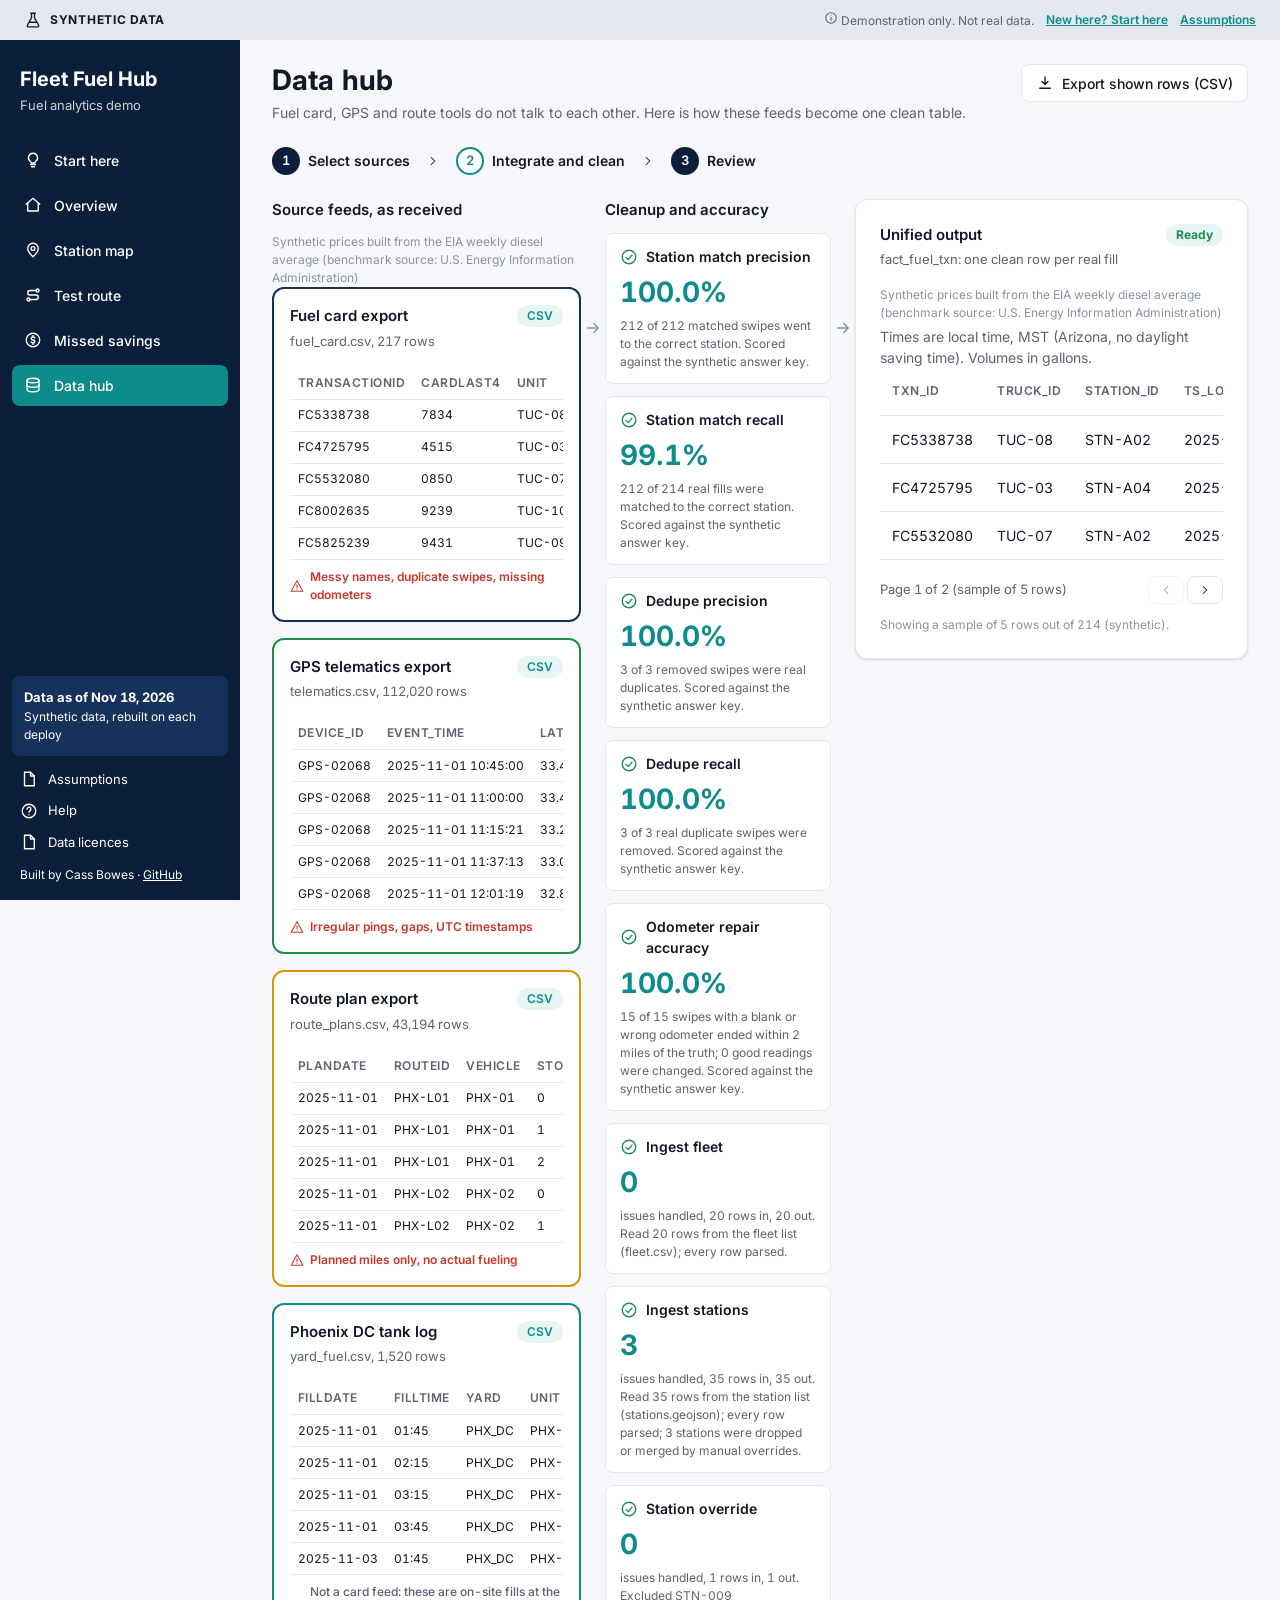
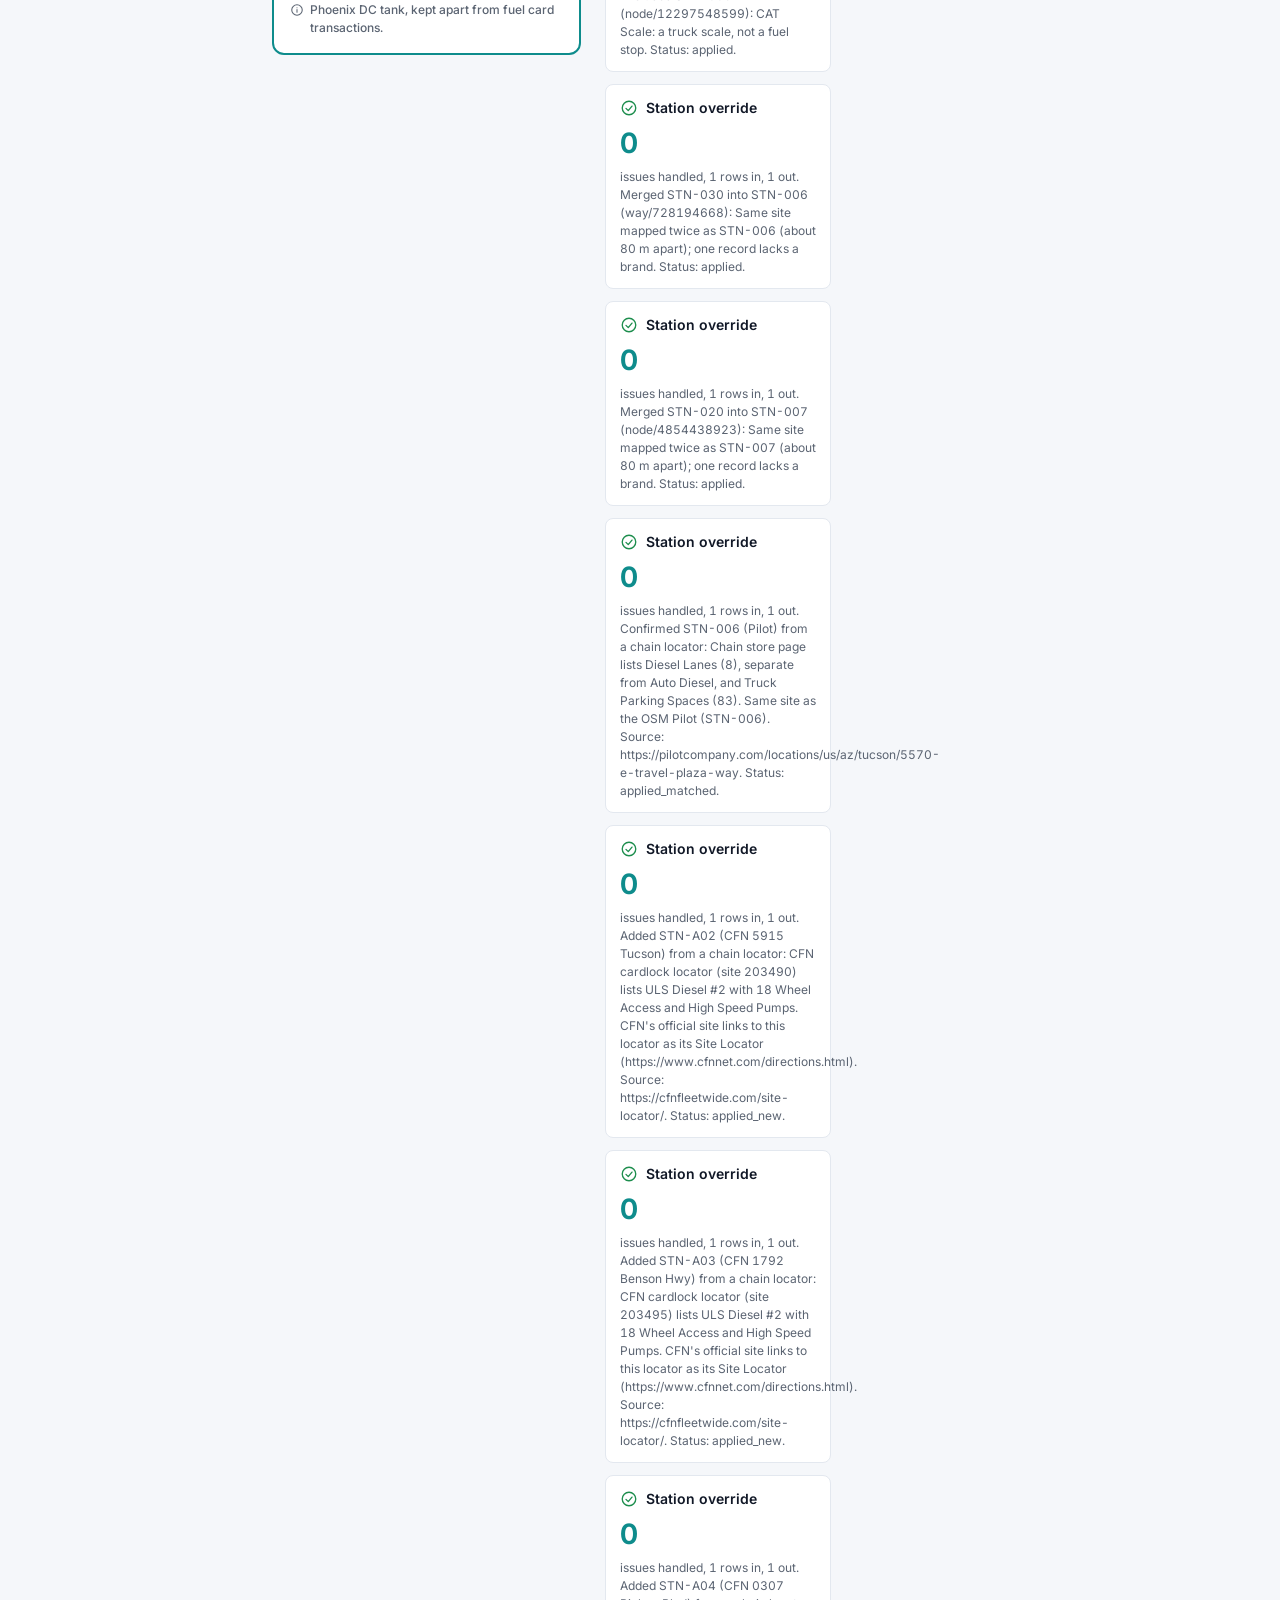
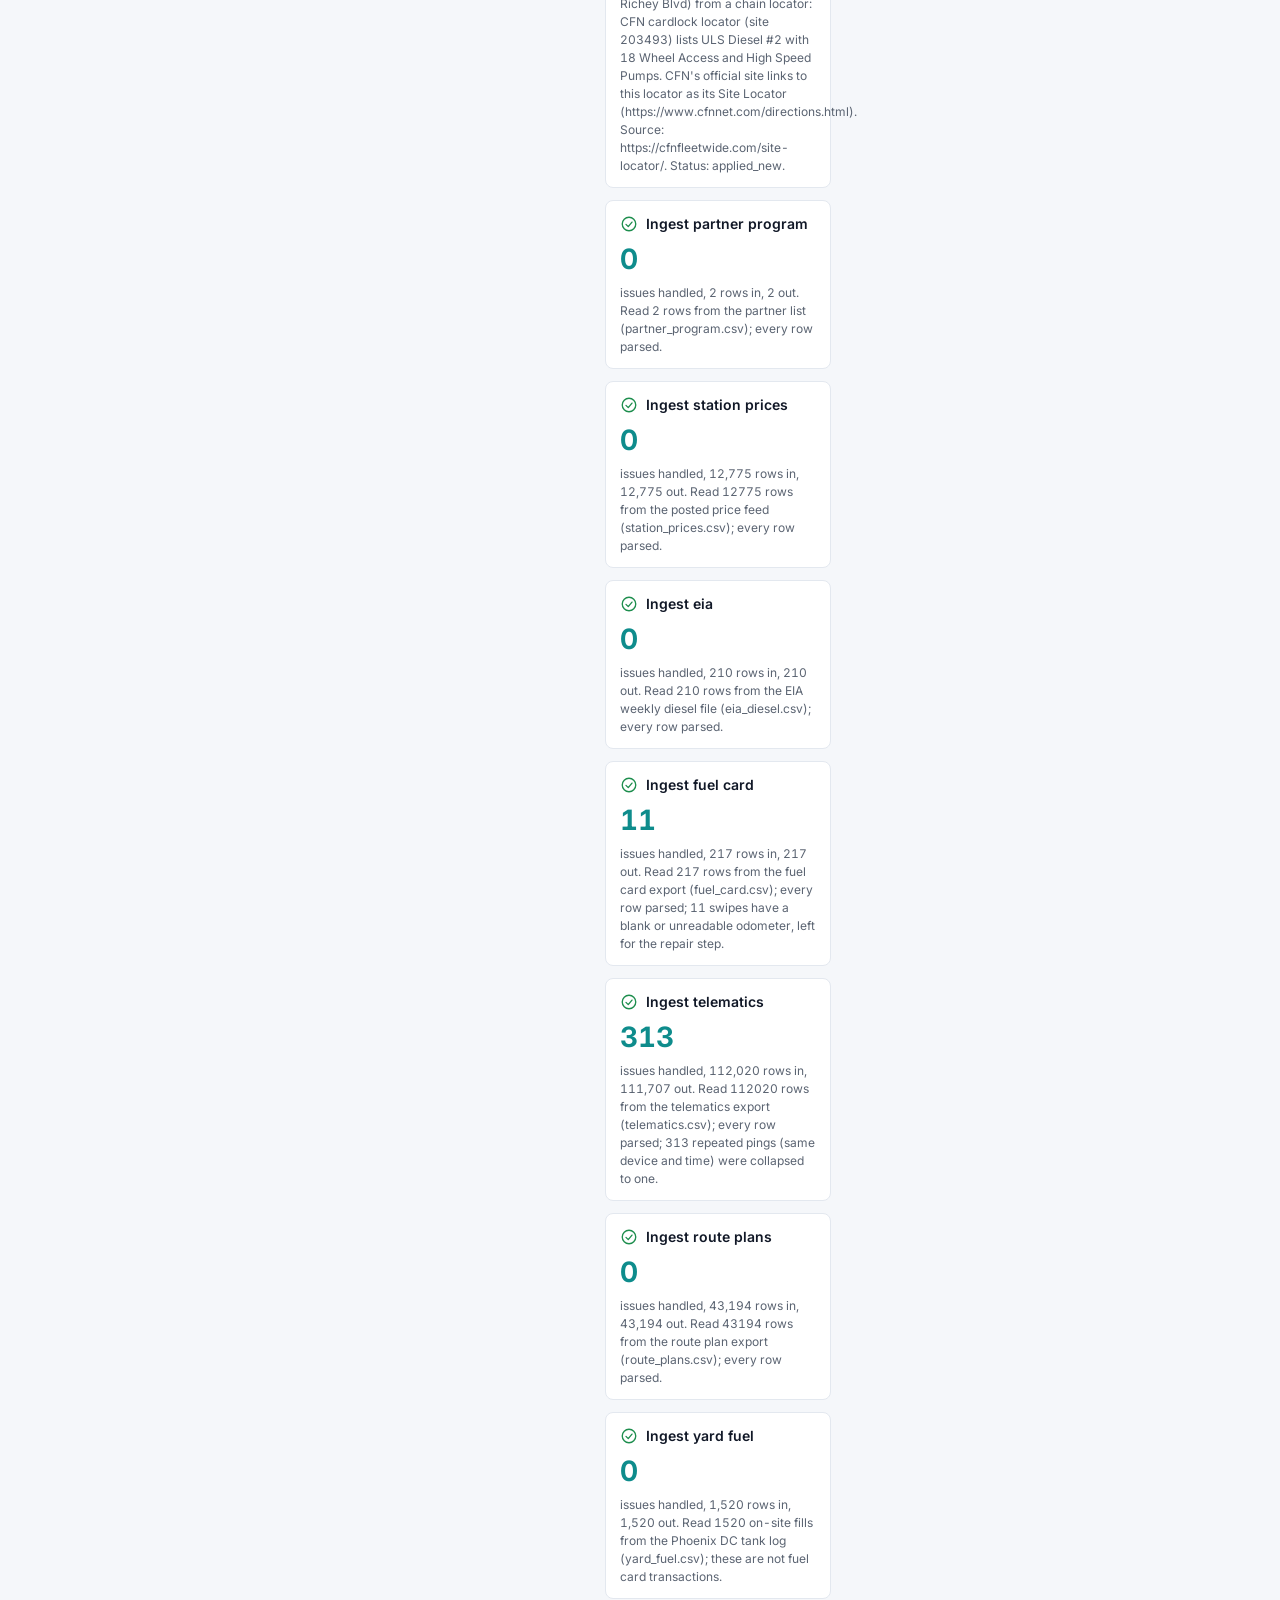
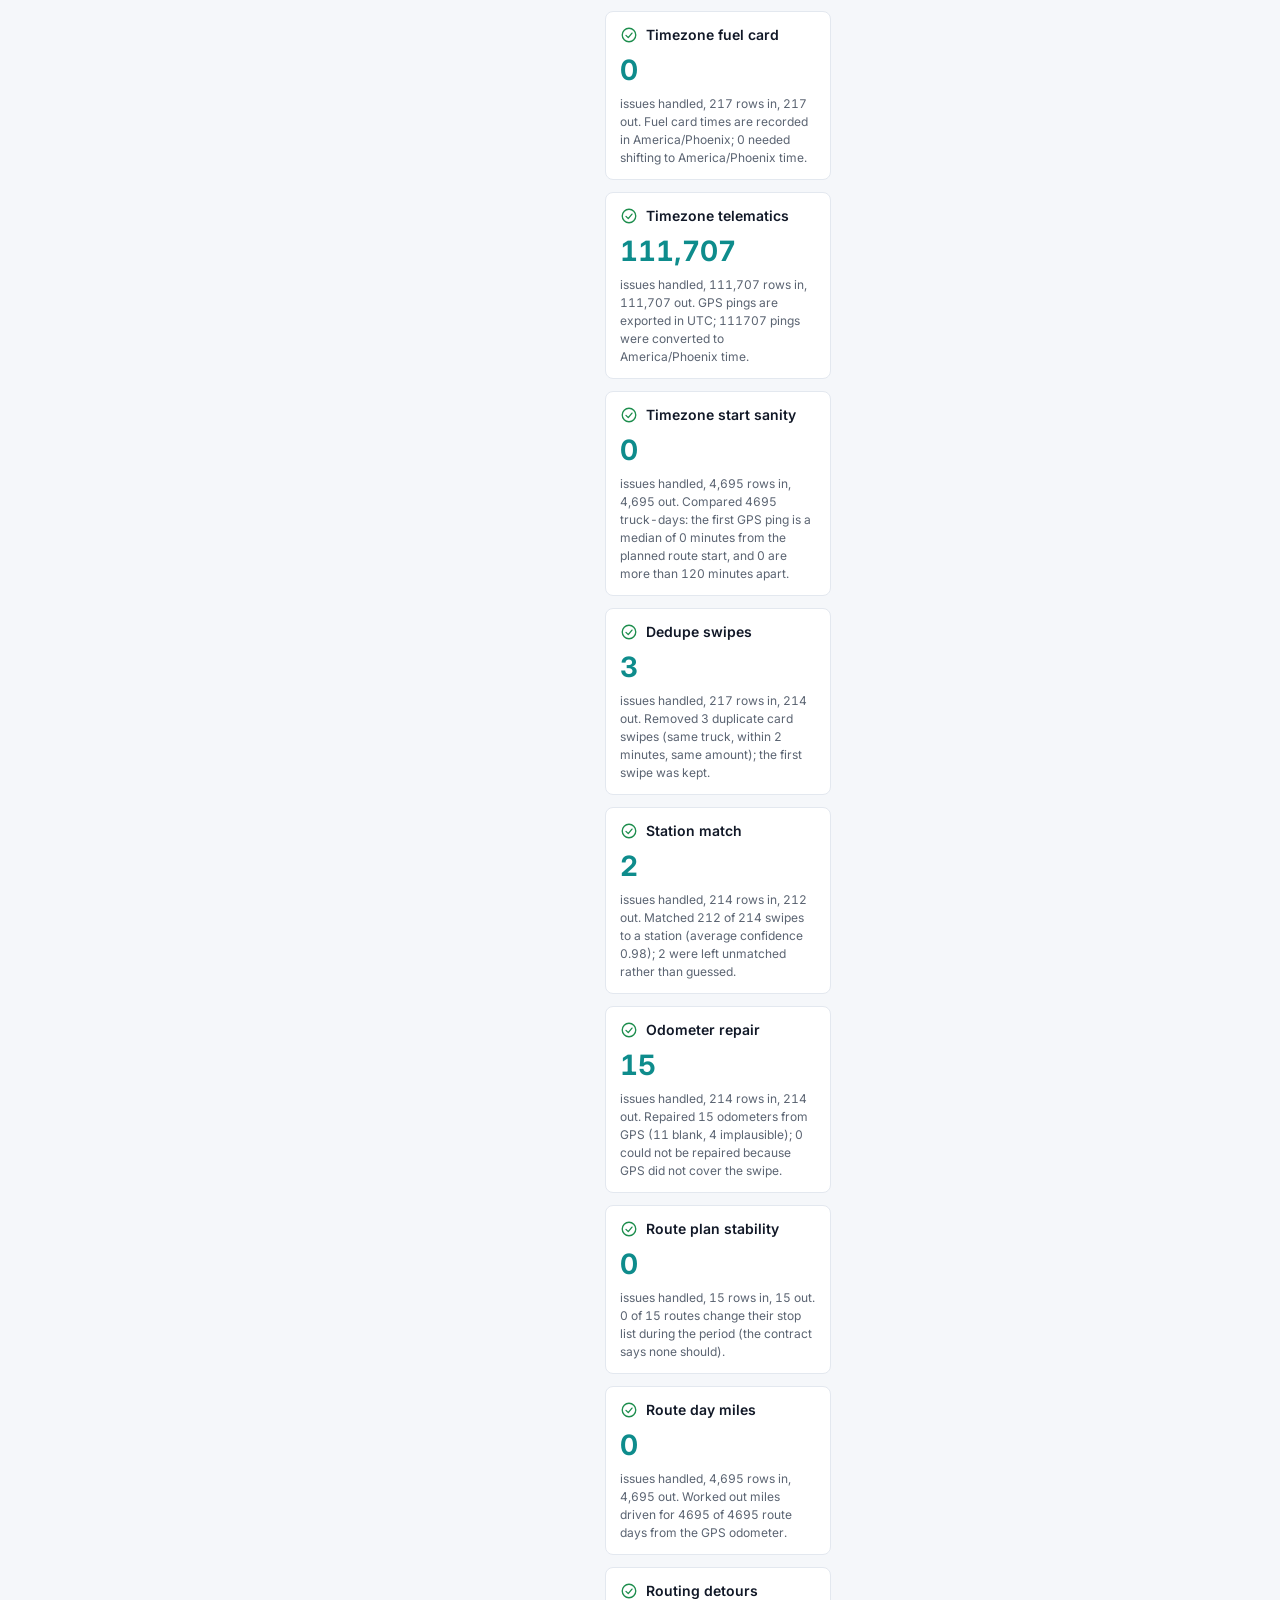
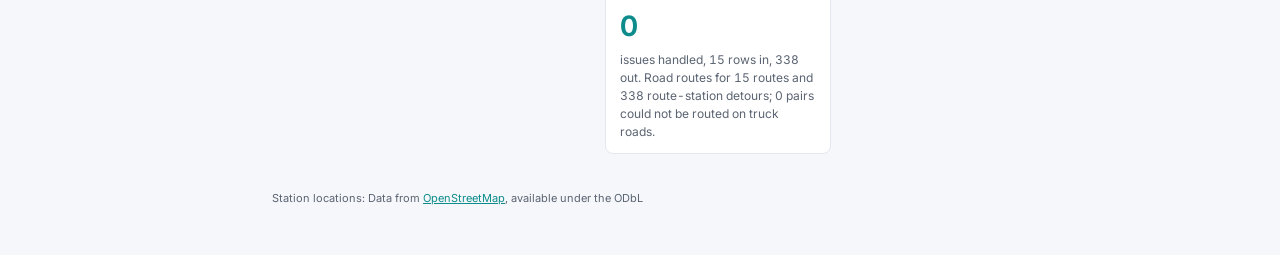
<file: site/hub.html>
<!doctype html>
<html lang="en">
<head>
<meta charset="utf-8"><meta name="build-version" content="d6d904e2b9ce">
<meta name="viewport" content="width=device-width, initial-scale=1">
<title>Data hub | Fleet Fuel Hub</title>
<meta name="description" content="Three source feeds, one clean table.">
<link rel="preconnect" href="https://fonts.googleapis.com"><link rel="preconnect" href="https://fonts.gstatic.com" crossorigin>
<link rel="stylesheet" href="https://fonts.googleapis.com/css2?family=Inter:wght@400;500;600;700;800&display=swap">
<link rel="stylesheet" href="css/tokens.css?v=d6d904e2b9ce">
<link rel="stylesheet" href="css/app.css?v=d6d904e2b9ce">
<link rel="stylesheet" href="css/extra.css?v=d6d904e2b9ce">

</head>
<body>
<svg class="sprite" aria-hidden="true" focusable="false"><defs><symbol id="i-home" viewBox="0 0 24 24"><path d="M3 11l9-8 9 8"/><path d="M5 9.5V20h14V9.5"/></symbol><symbol id="i-pin" viewBox="0 0 24 24"><path d="M12 21s-7-6.2-7-11a7 7 0 0114 0c0 4.8-7 11-7 11z"/><circle cx="12" cy="10" r="2.5"/></symbol><symbol id="i-route" viewBox="0 0 24 24"><circle cx="6" cy="18" r="2"/><circle cx="18" cy="6" r="2"/><path d="M8 18h8a3 3 0 000-6H8a3 3 0 010-6h8"/></symbol><symbol id="i-dollar" viewBox="0 0 24 24"><circle cx="12" cy="12" r="9"/><path d="M14.5 9.5c-.5-1-1.5-1.5-2.5-1.5-1.5 0-2.5.8-2.5 2s1 1.7 2.5 2 2.5.8 2.5 2-1 2-2.5 2c-1 0-2-.5-2.5-1.5M12 6v2M12 16v2"/></symbol><symbol id="i-db" viewBox="0 0 24 24"><ellipse cx="12" cy="6" rx="8" ry="3"/><path d="M4 6v12c0 1.7 3.6 3 8 3s8-1.3 8-3V6"/><path d="M4 12c0 1.7 3.6 3 8 3s8-1.3 8-3"/></symbol><symbol id="i-flask" viewBox="0 0 24 24"><path d="M9 3h6M10 3v6L4.5 19a1.5 1.5 0 001.3 2.2h12.4a1.5 1.5 0 001.3-2.2L14 9V3"/><path d="M7.5 15h9"/></symbol><symbol id="i-info" viewBox="0 0 24 24"><circle cx="12" cy="12" r="9"/><path d="M12 11v5M12 8h.01"/></symbol><symbol id="i-pump" viewBox="0 0 24 24"><path d="M4 21V5a2 2 0 012-2h6a2 2 0 012 2v16"/><path d="M3 21h12M6 8h6"/><path d="M14 9h2a2 2 0 012 2v5a1.5 1.5 0 003 0V8l-3-3"/></symbol><symbol id="i-download" viewBox="0 0 24 24"><path d="M12 4v10M8 10l4 4 4-4M5 19h14"/></symbol><symbol id="i-chevron" viewBox="0 0 24 24"><path d="M6 9l6 6 6-6"/></symbol><symbol id="i-x" viewBox="0 0 24 24"><path d="M6 6l12 12M18 6L6 18"/></symbol><symbol id="i-check" viewBox="0 0 24 24"><circle cx="12" cy="12" r="9"/><path d="M8 12.5l3 3 5-6"/></symbol><symbol id="i-bulb" viewBox="0 0 24 24"><path d="M9 18h6M10 21h4"/><path d="M12 3a6 6 0 00-3.5 10.900c.6.5 1 1.200 1 2.100h5c0-.9.4-1.600 1-2.100A6 6 0 0012 3z"/></symbol><symbol id="i-plus" viewBox="0 0 24 24"><circle cx="12" cy="12" r="9"/><path d="M12 8v8M8 12h8"/></symbol><symbol id="i-help" viewBox="0 0 24 24"><circle cx="12" cy="12" r="9"/><path d="M9.500 9.500a2.500 2.500 0 114 2c-.9.6-1.500 1-1.500 2M12 17h.01"/></symbol><symbol id="i-pie" viewBox="0 0 24 24"><path d="M12 3v9h9"/><circle cx="12" cy="12" r="9"/></symbol><symbol id="i-alert" viewBox="0 0 24 24"><path d="M12 3l10 18H2L12 3z"/><path d="M12 10v5M12 18h.01"/></symbol><symbol id="i-file" viewBox="0 0 24 24"><path d="M6 3h8l5 5v13H6z"/><path d="M14 3v5h5"/></symbol><symbol id="i-arrow" viewBox="0 0 24 24"><path d="M5 12h14M13 6l6 6-6 6"/></symbol><symbol id="i-sort" viewBox="0 0 24 24"><path d="M8 9l4-4 4 4M8 15l4 4 4-4"/></symbol><symbol id="i-left" viewBox="0 0 24 24"><path d="M15 6l-6 6 6 6"/></symbol><symbol id="i-right" viewBox="0 0 24 24"><path d="M9 6l6 6-6 6"/></symbol><symbol id="i-gauge" viewBox="0 0 24 24"><path d="M4 18a9 9 0 1116 0"/><path d="M12 14l4-5"/></symbol></defs></svg>
<div class="strip" role="note">
<span class="chip-syn"><svg class="ic" aria-hidden="true"><use href="#i-flask"/></svg> SYNTHETIC DATA</span>
<span class="right"><span class="note"><svg class="ic sm" aria-hidden="true"><use href="#i-info"/></svg> Demonstration only. Not real data.</span><a href="guide.html">New here? Start here</a><a href="assumptions.html">Assumptions</a></span>
</div>
<aside class="sidebar">
<div class="brand"><strong>Fleet Fuel Hub</strong><span>Fuel analytics demo</span></div>
<nav aria-label="Main">
<a href="guide.html"><svg class="ic" aria-hidden="true"><use href="#i-bulb"/></svg> Start here</a>
<a href="index.html"><svg class="ic" aria-hidden="true"><use href="#i-home"/></svg> Overview</a>
<a href="map.html"><svg class="ic" aria-hidden="true"><use href="#i-pin"/></svg> Station map</a>
<a href="route.html"><svg class="ic" aria-hidden="true"><use href="#i-route"/></svg> Test route</a>
<a href="missed.html"><svg class="ic" aria-hidden="true"><use href="#i-dollar"/></svg> Missed savings</a>
<a href="hub.html" aria-current="page"><svg class="ic" aria-hidden="true"><use href="#i-db"/></svg> Data hub</a>
</nav>
<div class="side-foot">
<div class="asof"><b>Data as of <span id="asof">...</span></b>Synthetic data, rebuilt on each deploy</div>
<div class="side-links"><a href="assumptions.html"><svg class="ic" aria-hidden="true"><use href="#i-file"/></svg> Assumptions</a><a href="assumptions.html#help"><svg class="ic" aria-hidden="true"><use href="#i-help"/></svg> Help</a><a href="assumptions.html#licences"><svg class="ic" aria-hidden="true"><use href="#i-file"/></svg> Data licences</a></div>
<div class="credit">Built by Cass Bowes · <a href="https://github.com/bowesie92" rel="noopener">GitHub</a></div>
</div>
</aside>
<nav class="tabbar" aria-label="Main (mobile)">
<a href="index.html"><svg class="ic" aria-hidden="true"><use href="#i-home"/></svg><span>Overview</span></a>
<a href="map.html"><svg class="ic" aria-hidden="true"><use href="#i-pin"/></svg><span>Map</span></a>
<a href="route.html"><svg class="ic" aria-hidden="true"><use href="#i-route"/></svg><span>Route</span></a>
<a href="missed.html"><svg class="ic" aria-hidden="true"><use href="#i-dollar"/></svg><span>Savings</span></a>
<a href="hub.html" aria-current="page"><svg class="ic" aria-hidden="true"><use href="#i-db"/></svg><span>Hub</span></a>
</nav>
<div class="content">
<main class="page">
<header class="page-head"><div><h1>Data hub</h1><p class="sub">Fuel card, GPS and route tools do not talk to each other. Here is how these feeds become one clean table.</p></div><div class="controls"><button class="btn" id="export"><svg class="ic" aria-hidden="true"><use href="#i-download"/></svg> Export shown rows (CSV)</button></div></header>
<div id="status" class="status" hidden></div>
<div class="stepper"><span class="step"><i>1</i>Select sources</span><svg class="ic sm" aria-hidden="true"><use href="#i-right"/></svg><span class="step cur"><i>2</i>Integrate and clean</span><svg class="ic sm" aria-hidden="true"><use href="#i-right"/></svg><span class="step"><i>3</i>Review</span></div>
<div class="grid">
<section class="c4 hubcol" aria-labelledby="h-src"><h2 class="sec-title" id="h-src">Source feeds, as received</h2><p class="foot eia-note">Synthetic prices built from the EIA weekly diesel average (benchmark source: U.S. Energy Information Administration)</p><div id="sources"></div><span class="col-arrow"><svg class="ic" aria-hidden="true"><use href="#i-arrow"/></svg></span></section>
<section class="c3 hubcol" aria-labelledby="h-dq"><h2 class="sec-title" id="h-dq">Cleanup and accuracy</h2><div id="metrics"></div><span class="col-arrow"><svg class="ic" aria-hidden="true"><use href="#i-arrow"/></svg></span></section>
<section class="c5" aria-labelledby="h-clean"><div class="card" id="clean"><h2 id="h-clean">Unified output</h2><p class="foot eia-note">Synthetic prices built from the EIA weekly diesel average (benchmark source: U.S. Energy Information Administration)</p></div></section>
</div>
<p class="foot attrib odbl">Station locations: Data from <a href="https://www.openstreetmap.org/copyright" rel="noopener">OpenStreetMap</a>, available under the ODbL</p>
</main>
</div>
<script src="js/common.js?v=d6d904e2b9ce"></script>
<script src="js/hub.js?v=d6d904e2b9ce"></script>
</body>
</html>
</file>
<file: site/css/tokens.css>
/* Design tokens from docs/design/STYLE.md section 2. The only file that may hold color values. */
:root {
  /* Brand and surfaces */
  --navy-900: #0B1F3A;   /* sidebar, primary buttons, current-period bar */
  --navy-700: #16325C;   /* sidebar hover */
  --teal-600: #0E8C8C;   /* primary accent, chosen route line, active nav, main series */
  --teal-500: #14A3A3;   /* hover, highlights */
  --teal-50:  #E7F5F5;   /* insight callout background, chips */
  --amber-500:#D9930D;   /* detour line, attention, estimates */
  --amber-50: #FDF4E3;
  --bg:       #F5F7FA;   /* page background */
  --card:     #FFFFFF;
  --border:   #E3E8EF;

  /* Text */
  --text-900: #111827;
  --text-600: #5B6472;   /* subtitles, axis labels */
  --text-400: #8A93A3;   /* footnotes */

  /* Money meaning (only for money) */
  --gain:     #1E8E4E;   /* savings, below average */
  --loss:     #C8372D;   /* missed savings, above average */

  /* Benchmarks */
  --benchmark:#9AA3B2;   /* EIA or regional average, always dashed */

  /* Price scale on the map, cheap to expensive (5 bins) */
  --price-1:  #1A9850;
  --price-2:  #91CF60;
  --price-3:  #F2C744;
  --price-4:  #F08A3C;
  --price-5:  #D73027;

  /* Shape and type */
  --radius:   12px;
  --radius-sm:8px;
  --shadow:   0 1px 2px rgba(16,24,40,.06), 0 1px 3px rgba(16,24,40,.08);
  --font:     "Inter", system-ui, -apple-system, "Segoe UI", sans-serif;
}
</file>
<file: site/css/app.css>
/* App styles. Colors come only from the variables in tokens.css. */
* { box-sizing: border-box; }
html { -webkit-text-size-adjust: 100%; }
body { margin: 0; background: var(--bg); color: var(--text-900); font: 400 14px/1.5 var(--font); font-variant-numeric: tabular-nums; }
a { color: var(--teal-600); }
h1 { font-size: 28px; font-weight: 700; line-height: 1.2; margin: 0; }
h2 { font-size: 15px; font-weight: 600; margin: 0; }
h3 { font-size: 14px; font-weight: 600; margin: 0 0 4px; }
p { margin: 0 0 8px; }
.sub { color: var(--text-600); margin: 4px 0 0; }
.foot { font-size: 12px; color: var(--text-400); margin: 12px 0 0; }
.ic { width: 18px; height: 18px; fill: none; stroke: currentColor; stroke-width: 1.8; stroke-linecap: round; stroke-linejoin: round; flex: none; }
.ic.sm { width: 14px; height: 14px; }
.sprite { position: absolute; width: 0; height: 0; overflow: hidden; }
[hidden] { display: none !important; }

/* Top strip */
.strip { position: fixed; top: 0; left: 0; right: 0; height: 40px; z-index: 60; display: flex; align-items: center; justify-content: space-between; padding: 0 24px; background: var(--border); color: var(--text-600); font-size: 12px; }
.strip .chip-syn { display: inline-flex; align-items: center; gap: 8px; font-weight: 700; letter-spacing: .06em; color: var(--text-900); }
.strip .right { display: flex; align-items: center; gap: 12px; }
.strip .right a { font-weight: 600; }

/* Sidebar */
.sidebar { position: fixed; top: 40px; left: 0; bottom: 0; width: 240px; background: var(--navy-900); color: var(--card); display: flex; flex-direction: column; padding: 24px 12px 16px; z-index: 50; overflow-y: auto; }
.brand { padding: 0 8px 24px; }
.brand strong { display: block; font-size: 20px; font-weight: 700; }
.brand span { font-size: 13px; opacity: .8; }
.sidebar nav { display: flex; flex-direction: column; gap: 4px; }
.sidebar nav a { display: flex; align-items: center; gap: 12px; padding: 10px 12px; border-radius: var(--radius-sm); color: var(--card); text-decoration: none; font-weight: 500; }
.sidebar nav a:hover { background: var(--navy-700); }
.sidebar nav a[aria-current="page"] { background: var(--teal-600); }
.side-foot { margin-top: auto; padding-top: 24px; display: flex; flex-direction: column; gap: 8px; }
.asof { background: var(--navy-700); border-radius: var(--radius-sm); padding: 12px; font-size: 12px; }
.asof b { display: block; font-size: 13px; }
.side-links a { display: flex; align-items: center; gap: 10px; color: var(--card); text-decoration: none; padding: 6px 8px; font-size: 13px; }
.side-links a:hover { text-decoration: underline; }

/* Content */
.content { margin-left: 240px; padding-top: 40px; min-height: 100vh; }
.page { padding: 24px 32px 48px; max-width: 1360px; }
.page-head { display: flex; justify-content: space-between; align-items: flex-start; gap: 16px; flex-wrap: wrap; margin-bottom: 24px; }
.controls { display: flex; gap: 12px; flex-wrap: wrap; align-items: center; }
.btn, select.btn { display: inline-flex; align-items: center; gap: 8px; font: 500 14px var(--font); padding: 9px 14px; border: 1px solid var(--border); border-radius: var(--radius-sm); background: var(--card); color: var(--text-900); cursor: pointer; }
.btn:hover { border-color: var(--teal-600); }
.btn.primary { background: var(--navy-900); color: var(--card); border-color: var(--navy-900); justify-content: center; }
.btn.primary:hover { background: var(--navy-700); }
.btn:focus-visible, a:focus-visible, tr:focus-visible, .handle:focus-visible { outline: 2px solid var(--teal-500); outline-offset: 2px; }
.status { padding: 10px 14px; border-radius: var(--radius-sm); background: var(--amber-50); color: var(--text-900); margin-bottom: 16px; }

/* Grid and cards */
.grid { display: grid; grid-template-columns: repeat(12, minmax(0, 1fr)); gap: 24px; margin-bottom: 24px; }
.c3 { grid-column: span 3; } .c4 { grid-column: span 4; } .c5 { grid-column: span 5; } .c7 { grid-column: span 7; } .c8 { grid-column: span 8; } .c12 { grid-column: span 12; }
.card { background: var(--card); border: 1px solid var(--border); border-radius: var(--radius); box-shadow: var(--shadow); padding: 24px; min-width: 0; }
.card-head { display: flex; justify-content: space-between; align-items: flex-start; gap: 12px; margin-bottom: 16px; }
.card-head .sub { font-size: 13px; }
.chartbox { position: relative; height: 280px; }

/* KPI tiles */
.kpis { display: grid; grid-template-columns: repeat(4, minmax(0, 1fr)); gap: 24px; margin-bottom: 24px; }
.kpi { background: var(--card); border: 1px solid var(--border); border-radius: var(--radius); box-shadow: var(--shadow); padding: 20px 24px; }
.kpi .top { display: flex; align-items: center; gap: 12px; font-weight: 500; }
.badge { width: 44px; height: 44px; border-radius: 50%; display: grid; place-items: center; background: var(--teal-50); color: var(--teal-600); }
.badge.amber { background: var(--amber-50); color: var(--amber-500); }
.kpi .v { font-size: 32px; font-weight: 700; margin: 12px 0 4px; }
.kpi .v.teal { color: var(--teal-600); } .kpi .v.amber { color: var(--amber-500); }
.delta { font-size: 13px; color: var(--text-600); }
.good { color: var(--gain); font-weight: 600; } .bad { color: var(--loss); font-weight: 600; } .neutral { color: var(--text-600); font-weight: 600; }

/* Hero number */
.hero-label { font-size: 12px; font-weight: 600; letter-spacing: .08em; text-transform: uppercase; color: var(--text-600); display: flex; gap: 6px; align-items: center; }
.hero-num { font-size: 56px; font-weight: 800; line-height: 1.1; margin: 16px 0 8px; }
.hero-note { border-top: 1px solid var(--border); margin-top: 16px; padding-top: 16px; color: var(--text-600); display: flex; gap: 8px; align-items: flex-start; }

/* Chips and callouts */
.chip { display: inline-flex; align-items: center; gap: 6px; padding: 2px 10px; border-radius: 999px; background: var(--teal-50); color: var(--teal-600); font-size: 12px; font-weight: 600; max-width: 100%; min-width: 0; overflow-wrap: anywhere; text-align: left; }
.chip.amber { background: var(--amber-50); color: var(--amber-500); }
.chip.gain { color: var(--gain); } .chip.loss { color: var(--loss); }
.callout { background: var(--teal-50); border-radius: var(--radius-sm); padding: 14px 16px; display: flex; gap: 12px; align-items: flex-start; color: var(--text-900); }
.callout .ic { color: var(--teal-600); margin-top: 2px; }
.callout b { display: block; }
.callout small { color: var(--text-600); font-size: 12px; }

/* Tables */
.tablewrap { overflow-x: auto; max-width: 100%; }
table { border-collapse: collapse; width: 100%; font-size: 14px; }
th, td { text-align: left; padding: 0 12px; height: 48px; border-bottom: 1px solid var(--border); white-space: nowrap; }
th { font-size: 12px; text-transform: uppercase; letter-spacing: .04em; color: var(--text-600); font-weight: 600; }
th button { all: unset; cursor: pointer; display: inline-flex; gap: 4px; align-items: center; }
td.num, th.num { text-align: right; }
tbody tr.clickable { cursor: pointer; }
tbody tr.clickable:hover, tbody tr.selected { background: var(--teal-50); }
.dot { display: inline-block; width: 8px; height: 8px; border-radius: 50%; background: var(--amber-500); margin-right: 8px; }
.pager { display: flex; justify-content: space-between; align-items: center; gap: 12px; flex-wrap: wrap; margin-top: 16px; font-size: 13px; color: var(--text-600); }
.pager .btn { padding: 6px 10px; }
.pager select { font: inherit; padding: 6px 8px; border: 1px solid var(--border); border-radius: var(--radius-sm); }

/* Legend */
.legend { display: flex; flex-wrap: wrap; gap: 8px 16px; font-size: 12px; color: var(--text-600); margin-top: 12px; }
.legend i { display: inline-block; width: 22px; height: 0; border-top: 4px solid var(--teal-600); vertical-align: middle; margin-right: 6px; }
.legend i.dash { border-top: 3px dashed var(--amber-500); }
.legend i.bench { border-top: 2px dashed var(--benchmark); }
.legend i.sq { width: 12px; height: 12px; border: 0; border-radius: 3px; vertical-align: -1px; }

/* Maps */
.minimap { height: 300px; border-radius: var(--radius-sm); overflow: hidden; background: var(--bg); }
.map-stage { position: relative; height: calc(100vh - 40px); overflow: hidden; }
.map-stage .map-full { position: absolute; inset: 0; width: 100%; height: 100%; }
.float { position: absolute; z-index: 5; background: var(--card); border: 1px solid var(--border); border-radius: var(--radius); box-shadow: var(--shadow); }
.float-head { top: 16px; left: 16px; padding: 16px 20px; max-width: 420px; }
.float-head h1 { font-size: 22px; }
.float-head .controls { margin-top: 12px; }
.legend-card { left: 16px; bottom: 32px; padding: 14px 16px; font-size: 12px; min-width: 190px; }
.legend-card.right { left: auto; right: 16px; bottom: 110px; }
.legend-card h3 { font-size: 13px; }
.bin { display: flex; align-items: center; gap: 8px; margin-top: 4px; color: var(--text-600); }
.bin i { width: 14px; height: 14px; border-radius: 50%; display: inline-block; }
.star { color: var(--navy-900); font-size: 14px; }
.detail { top: 16px; right: 16px; bottom: 32px; width: 360px; padding: 20px; overflow-y: auto; }
.detail .close { all: unset; position: absolute; top: 12px; right: 12px; cursor: pointer; padding: 6px; color: var(--text-600); }
.detail h2 { font-size: 18px; padding-right: 28px; }
.pricebox { border: 1px solid var(--border); border-radius: var(--radius-sm); padding: 14px; margin: 14px 0; display: flex; justify-content: space-between; gap: 8px; align-items: center; flex-wrap: wrap; }
.pricebox .big { font-size: 28px; font-weight: 700; color: var(--teal-600); }
.metrics3 { display: grid; grid-template-columns: repeat(3, 1fr); gap: 0; margin: 12px 0; }
.metrics3 > div { padding: 0 10px; border-left: 1px solid var(--border); }
.metrics3 > div:first-child { border-left: 0; padding-left: 0; }
.metrics3 .l { font-size: 12px; color: var(--text-600); }
.metrics3 .v { font-size: 20px; font-weight: 700; color: var(--teal-600); }
.metrics3 .v.navy { color: var(--navy-900); }
.handle { display: none; width: 40px; height: 5px; border-radius: 3px; background: var(--border); margin: 0 auto 12px; border: 0; padding: 0; cursor: grab; }
.m-only { display: none; }
.gm { width: 34px; height: 34px; border-radius: 50%; display: grid; place-items: center; border: 3px solid var(--card); box-shadow: var(--shadow); cursor: pointer; font-weight: 700; font-size: 13px; background: var(--teal-600); color: var(--card); padding: 0; }
.gm.stn { background: var(--card); color: var(--navy-900); border: 2px solid var(--navy-900); width: 30px; height: 30px; }
.gm.stn.best { border-color: var(--amber-500); box-shadow: 0 0 0 4px var(--amber-50); }
.gm.stn.sel { background: var(--amber-500); color: var(--card); border-color: var(--amber-500); }
.gm.used { background: var(--loss); }
.gm.alt { background: var(--gain); }

/* Route page */
.route-panel { top: 16px; left: 16px; bottom: 32px; width: 380px; display: flex; flex-direction: column; overflow: hidden; }
.route-top { padding: 16px; border-bottom: 1px solid var(--border); }
.route-top select { width: 100%; }
.route-top label { font-size: 12px; color: var(--text-600); display: block; margin-bottom: 4px; }
.route-body { overflow-y: auto; padding: 12px 16px; flex: 1; }
.stops { list-style: none; margin: 0; padding: 0; }
.stops li { display: flex; gap: 12px; align-items: center; padding: 10px 0; border-bottom: 1px solid var(--border); }
.num-circle { width: 26px; height: 26px; border-radius: 50%; background: var(--teal-600); color: var(--card); display: grid; place-items: center; font-size: 12px; font-weight: 700; flex: none; }
.inserted { background: var(--teal-50); border: 1px solid var(--gain); border-radius: var(--radius-sm); padding: 12px; margin: 8px 0; }
.inserted.neg { border-color: var(--loss); background: var(--amber-50); }
.inserted b { display: block; }
.route-total { border-top: 1px solid var(--border); padding: 12px 16px; display: flex; flex-wrap: wrap; gap: 4px 16px; font-weight: 600; font-size: 13px; }
.bestbox { margin-bottom: 12px; }
.optlist { margin-top: 12px; }
.optlist button { all: unset; display: flex; justify-content: space-between; width: 100%; padding: 8px 0; border-bottom: 1px solid var(--border); cursor: pointer; font-size: 13px; }
.optlist button:hover { color: var(--teal-600); }

/* Data hub */
.stepper { display: flex; gap: 16px; align-items: center; margin-bottom: 24px; flex-wrap: wrap; }
.step { display: flex; align-items: center; gap: 8px; font-weight: 600; }
.step i { font-style: normal; width: 28px; height: 28px; border-radius: 50%; display: grid; place-items: center; background: var(--navy-900); color: var(--card); font-size: 13px; }
.step.cur i { background: var(--card); color: var(--teal-600); border: 2px solid var(--teal-600); }
.src { border: 2px solid var(--navy-700); border-radius: var(--radius); background: var(--card); padding: 16px; margin-bottom: 16px; min-width: 0; }
.src.s1 { border-color: var(--gain); } .src.s2 { border-color: var(--amber-500); } .src.s3 { border-color: var(--teal-600); }
.src .tablewrap { margin: 8px 0; }
.src th, .src td { height: 32px; font-size: 12px; padding: 0 8px; }
.messy.note { color: var(--text-600); font-weight: 500; }
.messy { color: var(--loss); font-size: 12px; font-weight: 600; display: flex; gap: 6px; align-items: center; }
.metric { border: 1px solid var(--border); border-radius: var(--radius-sm); padding: 12px 14px; margin-bottom: 12px; background: var(--card); }
.metric .row1 { display: flex; gap: 8px; align-items: center; font-weight: 600; }
.metric .row1 .ic { color: var(--gain); }
.metric .big { font-size: 28px; font-weight: 700; color: var(--teal-600); margin: 4px 0; }
.metric .how { font-size: 12px; color: var(--text-600); }
.ok-badge { background: var(--teal-50); color: var(--gain); border-radius: 999px; font-size: 12px; font-weight: 700; padding: 2px 10px; }
.sec-title { font-size: 15px; font-weight: 600; margin-bottom: 12px; }

/* Assumptions */
.prose { max-width: 70ch; color: var(--text-600); }
.prose h2 { color: var(--text-900); margin: 16px 0 8px; }

/* Bottom tab bar (mobile) */
.tabbar { display: none; position: fixed; left: 0; right: 0; bottom: 0; height: 60px; background: var(--card); border-top: 1px solid var(--border); z-index: 70; }
.tabbar a { flex: 1; display: flex; flex-direction: column; align-items: center; justify-content: center; gap: 2px; font-size: 11px; color: var(--text-600); text-decoration: none; }
.tabbar a[aria-current="page"] { color: var(--teal-600); font-weight: 600; }

@media (max-width: 1100px) {
  .kpis { grid-template-columns: repeat(2, minmax(0, 1fr)); }
  .c3, .c4, .c5, .c7, .c8 { grid-column: span 12; }
}
@media (max-width: 767px) {
  .sidebar { display: none; }
  .tabbar { display: flex; }
  .content { margin-left: 0; padding-bottom: 60px; }
  .strip { padding: 0 12px; }
  .strip .note { display: none; }
  .page { padding: 16px 16px 32px; }
  h1 { font-size: 22px; }
  .kpis { grid-template-columns: minmax(0, 1fr); gap: 12px; }
  .grid { gap: 16px; }
  .card { padding: 16px; }
  .hero-num { font-size: 44px; }
  .map-stage { height: calc(100vh - 100px); }
  .float-head { right: 16px; max-width: none; padding: 12px 14px; }
  .float-head h1 { font-size: 18px; }
  .float-head .sub { display: none; }
  .legend-card { display: none; }
  .detail, .route-panel { top: auto; left: 0; right: 0; bottom: 0; width: auto; max-height: 82%; border-radius: var(--radius) var(--radius) 0 0; box-shadow: 0 -4px 16px color-mix(in srgb, var(--navy-900) 20%, transparent); }
  .detail { padding: 12px 16px 16px; }
  .handle { display: block; }
  .m-only { display: block; }
  .d-only { display: none; }
  .sheet:not(.open) .more { display: none; }
  .sheet .more { display: block; }
  .route-panel { overflow-y: auto; }
  .route-panel .route-top { padding: 8px 16px; }
}
</file>
<file: site/css/extra.css>
/* Round 2 additions: truck access toggle, dimmed markers, menus, hub arrows. Colors come from tokens.css only. */
.sr { position: absolute; left: -9999px; }
.toggle { display: inline-flex; align-items: center; gap: 8px; font-size: 13px; color: var(--text-900); cursor: pointer; }
.toggle input { width: 16px; height: 16px; accent-color: var(--teal-600); }
.gm.dim { opacity: .5; }
.chip.unv { background: var(--amber-50); color: var(--amber-500); }
.menuwrap { position: relative; }
.menu { position: absolute; right: 0; top: 44px; z-index: 10; background: var(--card); border: 1px solid var(--border); border-radius: var(--radius-sm); box-shadow: var(--shadow); padding: 8px 12px; min-width: 200px; }
.menu label { display: flex; gap: 8px; align-items: center; padding: 4px 0; font-size: 13px; }
.hubcol { position: relative; }
.col-arrow { position: absolute; top: 120px; right: -24px; width: 24px; display: grid; place-items: center; color: var(--text-400); }
.pager .btn[disabled] { opacity: .4; cursor: default; }
.float-head .toggle { margin-right: 12px; }
@media (max-width: 1100px) { .col-arrow { display: none; } }
@media (max-width: 767px) { .metrics3.m-only { display: grid; } }

/* Partnership scout card (Overview lead insight) */
.scout { margin-bottom: 24px; }
.scout[hidden] { display: none; }
.scout-body { display: grid; grid-template-columns: minmax(0, 5fr) minmax(0, 7fr); gap: 32px; margin-bottom: 16px; }
.scout .hero-num.teal { color: var(--teal-600); margin: 12px 0 4px; }
.scout-best { display: flex; flex-direction: column; gap: 2px; color: var(--text-600); }
.scout-already { font-size: 13px; color: var(--text-400); }
.scout-best b { color: var(--text-900); font-size: 18px; }
.scout-slider { margin-top: 20px; }
.scout-slider label { display: block; margin-bottom: 8px; }
.scout-slider input[type=range] { width: 100%; accent-color: var(--teal-600); }
.scout .ticks { display: flex; justify-content: space-between; font-size: 12px; color: var(--text-400); font-variant-numeric: tabular-nums; }
.scout-rank h3 { font-size: 14px; font-weight: 600; margin: 0 0 8px; }
.scout-rank tr.lead td { font-weight: 600; background: var(--teal-50); }
.scout-rank td.num, .scout-rank th.num { font-variant-numeric: tabular-nums; }
@media (max-width: 1100px) { .scout-body { grid-template-columns: minmax(0, 1fr); gap: 20px; } }
@media (max-width: 767px) { .scout .card-head { flex-wrap: wrap; } .scout-rank th, .scout-rank td { padding: 0 8px; white-space: normal; height: 44px; } }

/* EIA caption plus plain line, shown wherever a price appears */
.eia-note { margin: 8px 0 0; }

/* v1.6: split lines under KPI tiles, per truck lines, assumptions panel */
.kpi .split { font-size: 13px; color: var(--text-600); margin-bottom: 4px; }
.kpi .split b { color: var(--text-900); font-weight: 600; }
.per-truck { font-size: 14px; font-weight: 600; color: var(--text-900); margin: 0 0 8px; }
.per-truck[hidden] { display: none; }
.assump { margin-bottom: 24px; }
.assump[hidden] { display: none; }
.assump summary { display: flex; align-items: center; justify-content: space-between; gap: 12px; cursor: pointer; list-style: none; min-height: 44px; }
.assump summary::-webkit-details-marker { display: none; }
.assump summary b { display: block; font-size: 16px; }
.assump summary small { color: var(--text-600); font-size: 13px; }
.assump summary .ic { flex: none; color: var(--text-600); transition: transform .15s; }
.assump[open] summary .ic { transform: rotate(180deg); }
.assump-list { list-style: none; margin: 16px 0 0; padding: 0; display: grid; grid-template-columns: repeat(2, minmax(0, 1fr)); gap: 12px 32px; }
.assump-row { border-top: 1px solid var(--border); padding-top: 10px; }
.assump-head { display: flex; justify-content: space-between; align-items: center; gap: 12px; }
.assump-label { font-weight: 500; }
.assump-note { display: block; margin-top: 4px; color: var(--text-600); font-size: 12px; }
@media (max-width: 767px) { .assump-list { grid-template-columns: minmax(0, 1fr); } }

.assump-val { display: inline-flex; align-items: center; gap: 6px; flex-wrap: wrap; justify-content: flex-end; }
.hero-num .unit { font-size: 16px; font-weight: 600; color: var(--text-600); }
.kpi .v .unit { font-size: 13px; font-weight: 600; color: var(--text-600); }
.kpi .split a { color: var(--teal-600); font-weight: 600; }

.attrib { font-size: 11px; color: var(--text-600); margin: 8px 0 0; }
.attrib a { color: var(--teal-600); }
.attrib-box { padding: 0 16px 12px; }
.optlist .opt { padding: 8px 0; border-bottom: 1px solid var(--border); }
.optlist .opt button { border-bottom: 0; padding: 0; }
.optlist .opt.over { opacity: .55; }
.optlist .opt button:disabled { cursor: not-allowed; }
.optlist .opt-time { font-size: 12px; font-weight: 600; color: var(--text-600); margin: 12px 0 0; }
.optlist .opt-time:first-child { margin-top: 0; }
.optlist .opt-sub { font-size: 12px; color: var(--text-600); margin-top: 2px; }
.optlist .opt-chips { display: flex; gap: 6px; flex-wrap: wrap; margin-top: 4px; }
.worked-nums { display: block; margin-top: 4px; }

.hos { background: var(--teal-50); border-radius: var(--radius-sm); padding: 12px 16px; margin: 0 0 16px; color: var(--text-900); }
.hos[hidden] { display: none; }
.hos b, .hos small { display: block; }
.hos small { color: var(--text-600); font-size: 12px; margin-top: 2px; }
.hos.warn { background: var(--amber-50); border-left: 3px solid var(--amber-500); }
.hos .hos-list { margin: 8px 0 0; padding-left: 18px; font-size: 13px; }
.route-body .hos { margin-bottom: 12px; }

/* Sidebar credit and the "How this is calculated" section */
.credit { font-size: 12px; color: var(--card); padding: 0 8px; }
.credit a { color: var(--card); }
.how-eq { background: var(--teal-50); border-radius: var(--radius-sm); padding: 12px; margin: 8px 0; font-variant-numeric: tabular-nums; }
.opt-sub.note { color: var(--text-600); }
.legend i.dash.navy { border-top-color: var(--navy-900); }

/* v1.17: value badges stay inside their column, "Start here" page and link */
.assump-row { min-width: 0; }
.assump-head { min-width: 0; }
.assump-label { min-width: 0; overflow-wrap: anywhere; }
.assump-val { min-width: 0; max-width: 100%; }
.assump-note { overflow-wrap: anywhere; }
.assump-note + .assump-note { margin-top: 2px; }
.assump-longval { margin-bottom: 4px; color: var(--text-900); }
#assumptions td.what { white-space: normal; min-width: 260px; overflow-wrap: anywhere; }
.strip .right a { white-space: nowrap; }
.start-link { margin: 0 0 16px; font-weight: 600; }
.start-link a { display: inline-flex; align-items: center; gap: 6px; }
.guide { max-width: 70ch; display: grid; gap: 24px; }
.guide h2 { margin-bottom: 8px; }
.guide-steps { list-style: none; margin: 8px 0 0; padding: 0; }
.guide-steps li { display: flex; gap: 12px; align-items: flex-start; padding: 12px 0; border-bottom: 1px solid var(--border); min-width: 0; }
.guide-steps li:last-child { border-bottom: 0; }
.guide-steps li p { margin: 0; min-width: 0; }
.guide-steps .num-circle { margin-top: 1px; }
.guide-steps a { font-weight: 600; }
.guide-list { margin: 8px 0 0; padding-left: 20px; }
.guide-list li { margin-bottom: 8px; }
@media (max-width: 767px) {
  .strip .right { gap: 10px; }
  .strip .chip-syn { gap: 6px; letter-spacing: .03em; }
}
td.num.muted { text-align: left; color: var(--text-600); font-weight: 400; }
</file>
